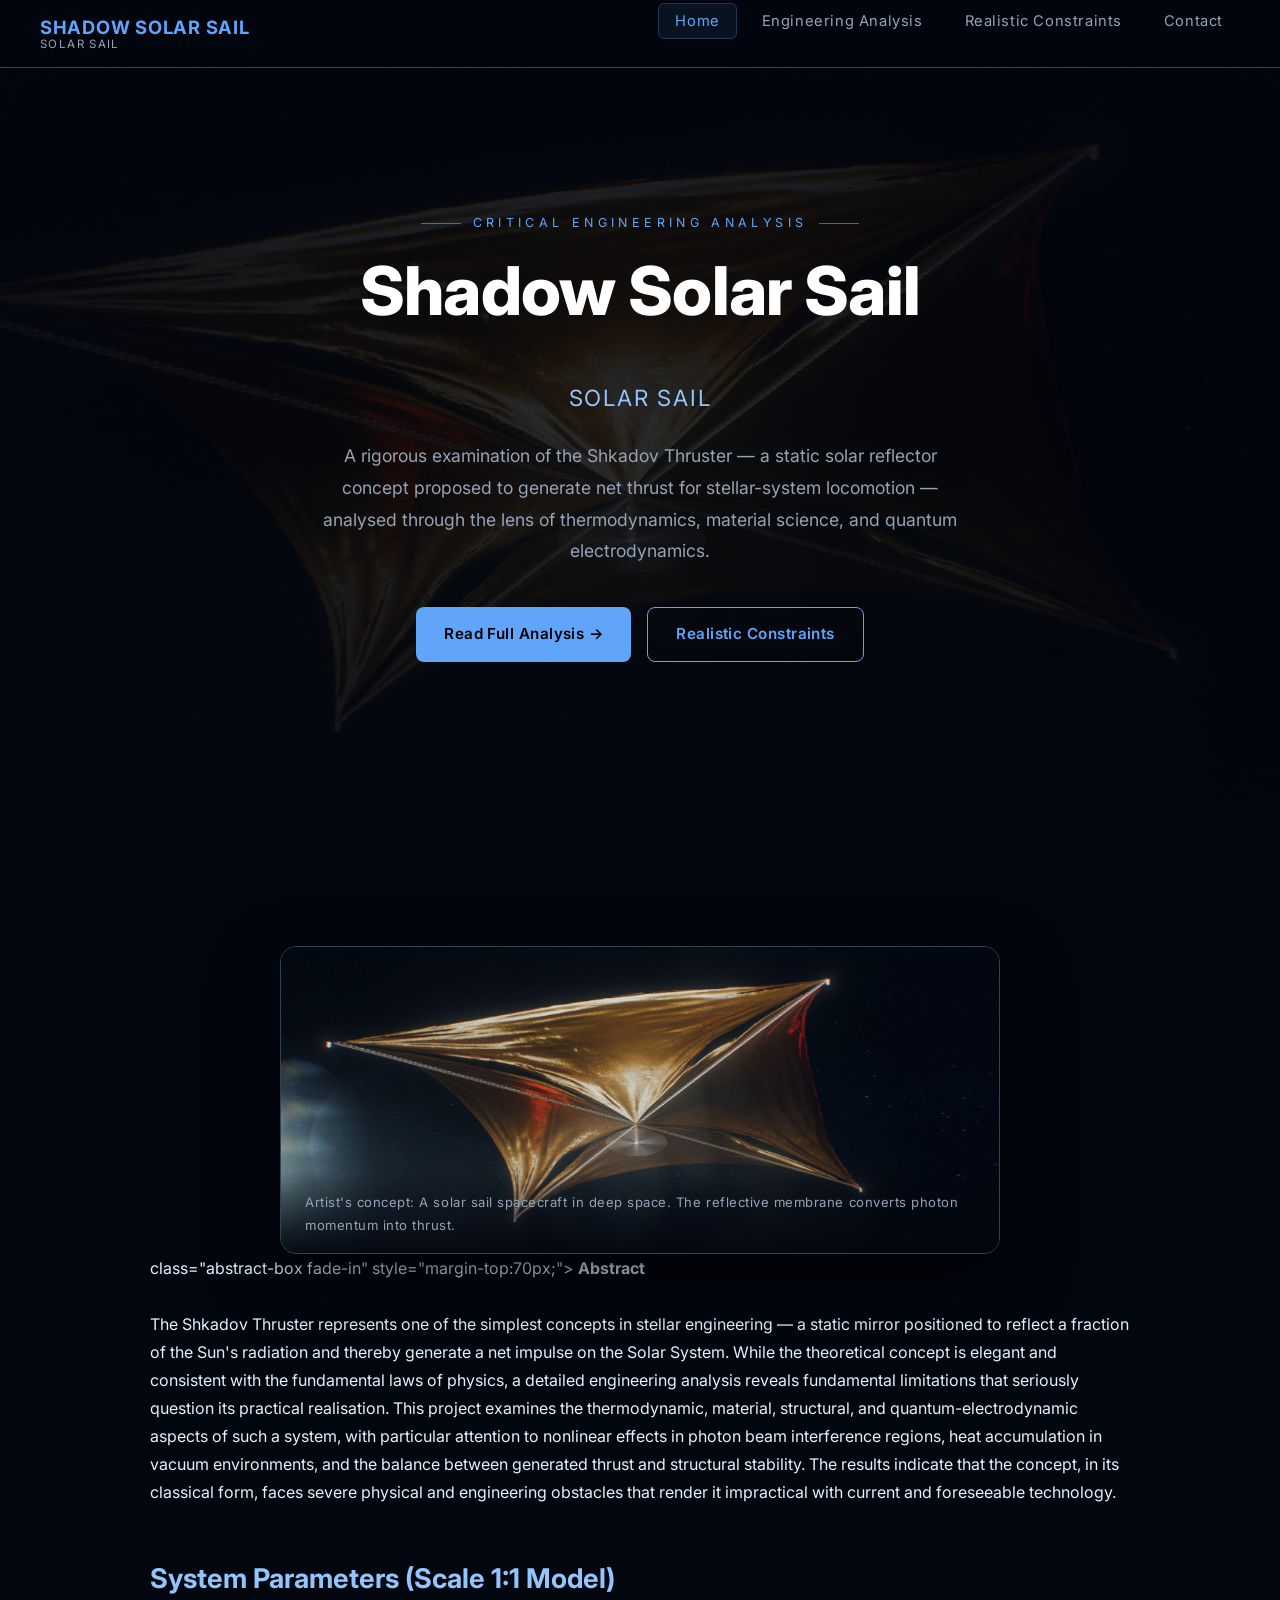
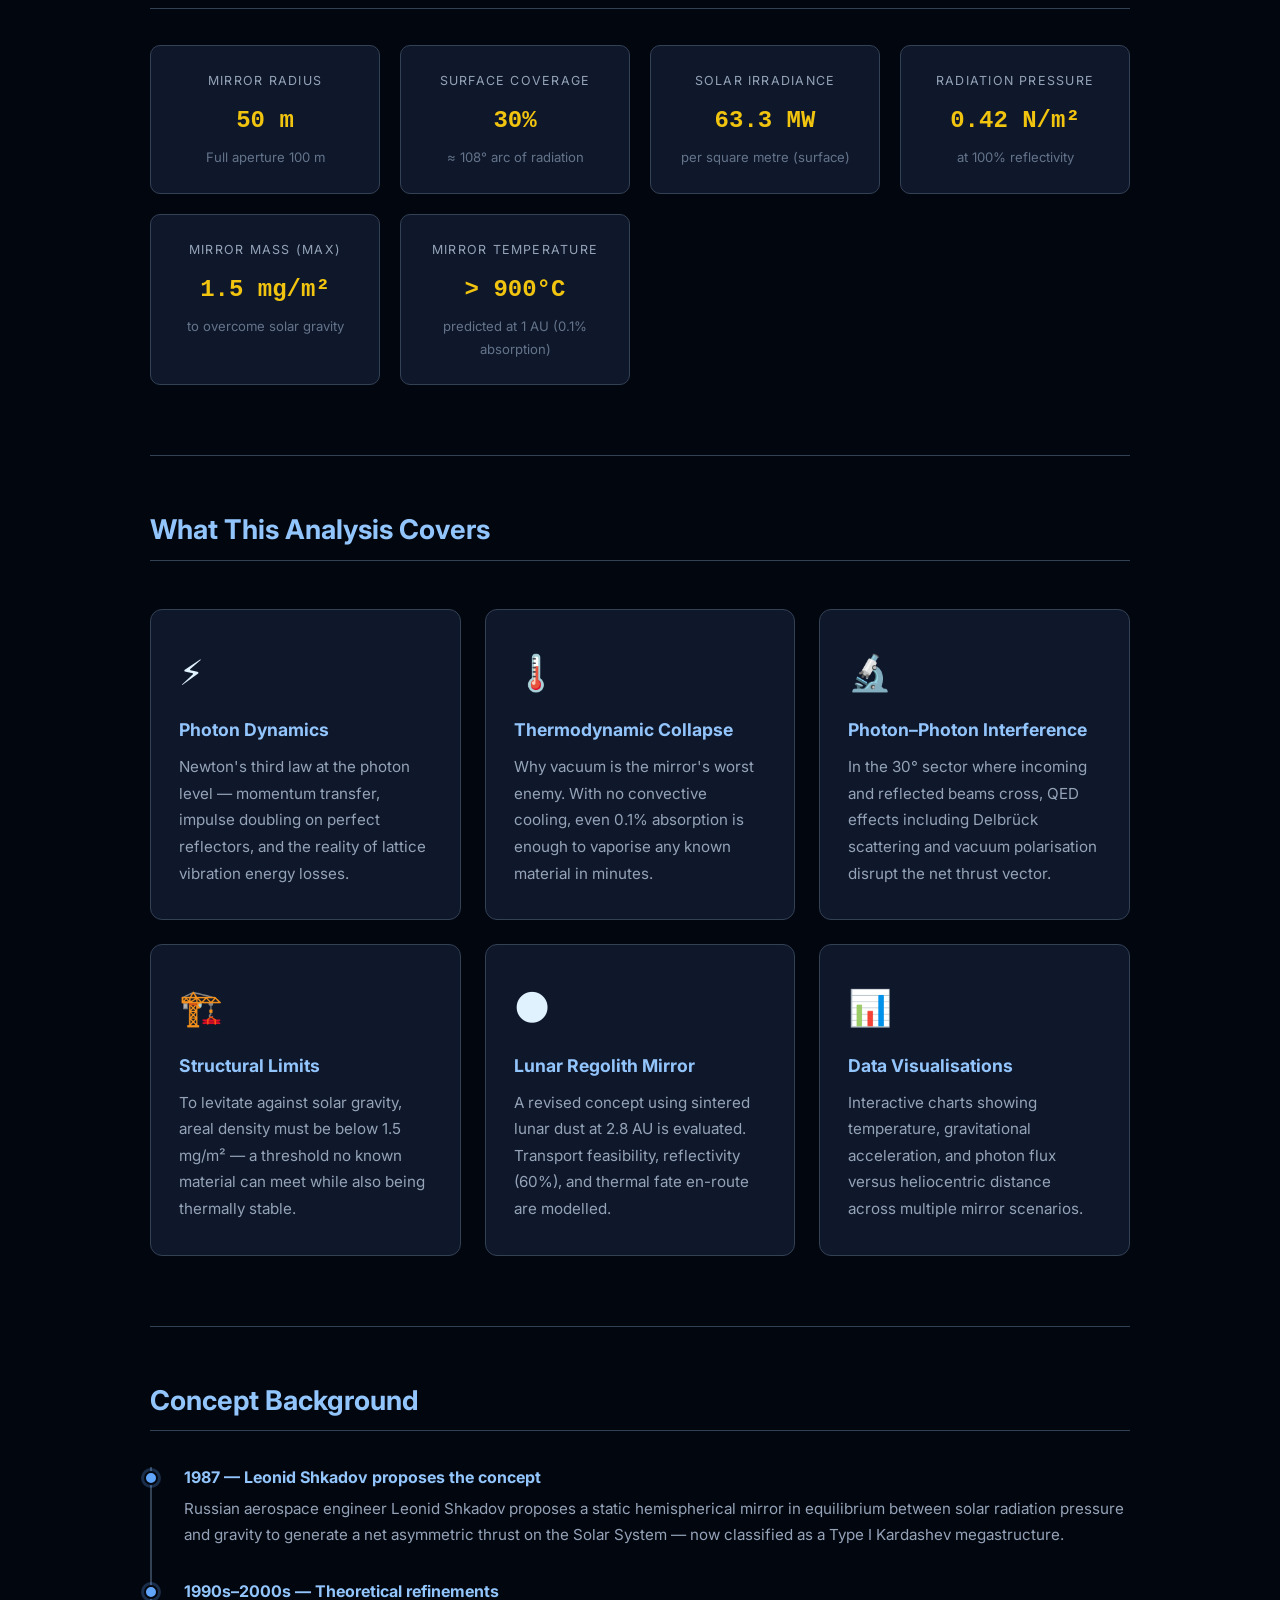
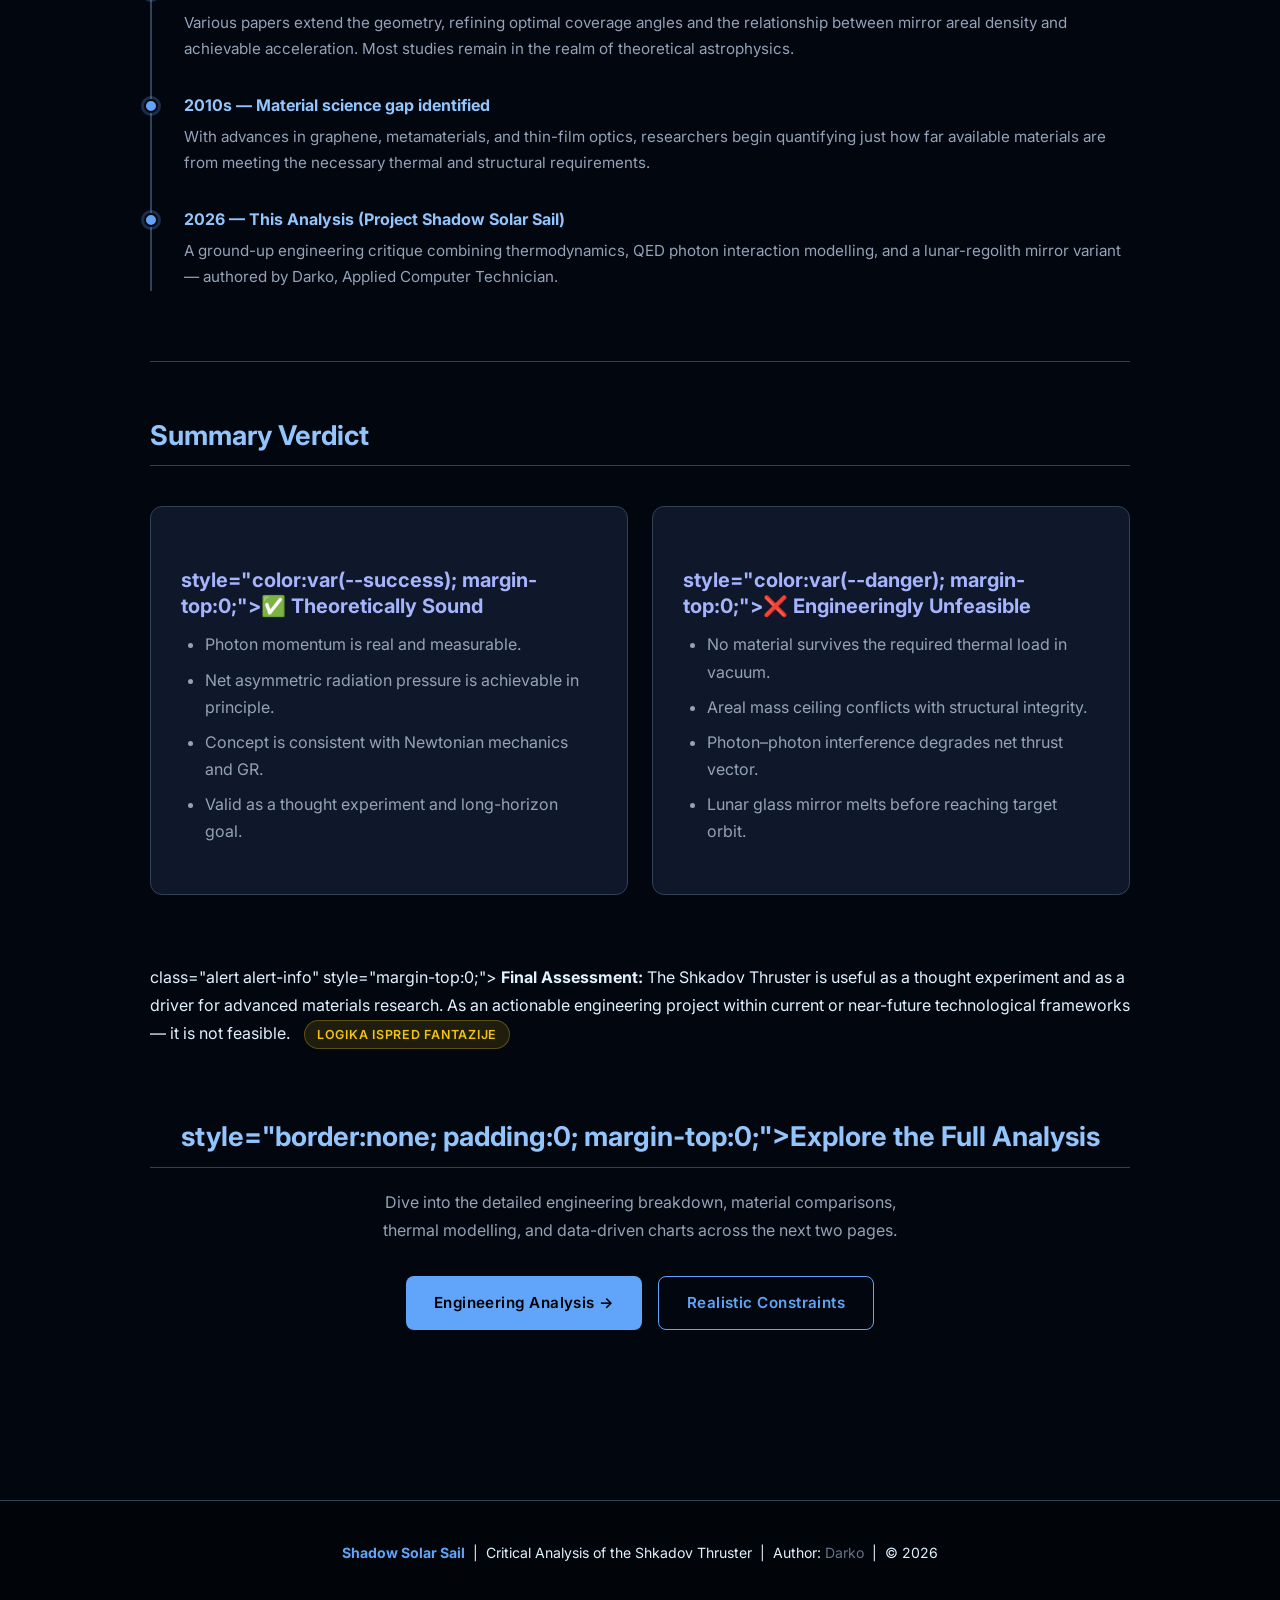
<file: index.html>
<!DOCTYPE html>
<html lang="en">
<head>
  <meta charset="UTF-8">
  <meta name="viewport" content="width=device-width, initial-scale=1.0">
  <title>Shadow Solar Sail — Critical Analysis of the Shkadov Thruster</title>
  <link rel="stylesheet" href="style.css">
  <link rel="preconnect" href="https://fonts.googleapis.com">
  <link href="https://fonts.googleapis.com/css2?family=Inter:wght@300;400;500;600;700;800&display=swap" rel="stylesheet">
  <style>
    body { font-family: 'Inter', 'Segoe UI', system-ui, sans-serif; }

    /* Scroll-triggered fade-in */
    .fade-in {
      opacity: 0;
      transform: translateY(28px);
      transition: opacity 0.65s ease, transform 0.65s ease;
    }
    .fade-in.visible {
      opacity: 1;
      transform: none;
    }

    /* Specs table on home */
    .specs-row { display: grid; grid-template-columns: 1fr 1fr; gap: 24px; margin: 40px 0; }
    @media(max-width:640px){ .specs-row { grid-template-columns: 1fr; } }

    /* Timeline */
    .timeline { position: relative; padding-left: 32px; border-left: 2px solid var(--border); margin: 36px 0; }
    .tl-item { position: relative; margin-bottom: 32px; }
    .tl-dot {
      position: absolute;
      left: -40px; top: 4px;
      width: 14px; height: 14px;
      border-radius: 50%;
      background: var(--accent);
      border: 2px solid var(--bg-deep);
      box-shadow: 0 0 0 3px rgba(96,165,250,0.25);
    }
    .tl-item h4 { color: var(--accent-soft); margin: 0 0 8px; font-size: 1em; }
    .tl-item p { color: var(--text-muted); font-size: 0.95em; margin: 0; }

    /* Pill badges */
    .badge {
      display: inline-block;
      padding: 3px 12px;
      border-radius: 20px;
      font-size: 0.78em;
      font-weight: 600;
      letter-spacing: 0.06em;
      text-transform: uppercase;
    }
    .badge-blue  { background: rgba(96,165,250,0.15); color: var(--accent); border: 1px solid rgba(96,165,250,0.3); }
    .badge-red   { background: rgba(248,113,113,0.15); color: var(--danger); border: 1px solid rgba(248,113,113,0.3); }
    .badge-gold  { background: rgba(241,196,15,0.12);  color: var(--gold);   border: 1px solid rgba(241,196,15,0.3); }

    /* Hero image inset */
    .hero-image-panel {
      position: relative;
      margin: 60px auto 0;
      max-width: 720px;
      border-radius: 16px;
      overflow: hidden;
      border: 1px solid var(--border);
      box-shadow: 0 24px 64px rgba(0,0,0,0.7);
    }
    .hero-image-panel img {
      width: 100%;
      height: auto;
      display: block;
      filter: brightness(0.88) saturate(1.2);
    }
    .hero-image-caption {
      position: absolute;
      bottom: 0; left: 0; right: 0;
      background: linear-gradient(transparent, rgba(2,6,15,0.9));
      padding: 20px 24px 16px;
      font-size: 0.82em;
      color: var(--text-muted);
      letter-spacing: 0.04em;
    }
  </style>
</head>
<body>

<!-- ===================== NAVIGATION ===================== -->
<nav class="navbar">
  <a href="index.html" class="nav-brand">
    <span class="brand-main">Shadow Solar Sail</span>
    <span class="brand-sub">Solar Sail</span>
  </a>
  <ul class="nav-links" id="navLinks">
    <li><a href="index.html" class="active">Home</a></li>
    <li><a href="engineering-analysis.html">Engineering Analysis</a></li>
    <li><a href="realistic-constraints.html">Realistic Constraints</a></li>
    <li><a href="contact.html">Contact</a></li>
  </ul>
  <div class="hamburger" id="hamburger" onclick="toggleMenu()" aria-label="Toggle navigation">
    <span></span><span></span><span></span>
  </div>
</nav>

<!-- ===================== HERO ===================== -->
<section class="hero">
  <div class="hero-bg"></div>
  <div class="hero-overlay"></div>
  <div class="hero-content">
    <div class="hero-eyebrow">Critical Engineering Analysis</div>
    <h1>Shadow Solar Sail</h1>
    <h2>Solar Sail</h2>
    <p class="hero-desc">
      A rigorous examination of the Shkadov Thruster — a static solar reflector concept
      proposed to generate net thrust for stellar-system locomotion — analysed through
      the lens of thermodynamics, material science, and quantum electrodynamics.
    </p>
    <div class="hero-buttons">
      <a href="engineering-analysis.html" class="btn btn-primary">Read Full Analysis →</a>
      <a href="realistic-constraints.html" class="btn btn-outline">Realistic Constraints</a>
    </div>
  </div>
</section>

<!-- ===================== MAIN CONTENT ===================== -->
<div class="page-wrapper">

  <!-- IMAGE PANEL -->
  <div class="hero-image-panel fade-in">
    <img src="images/hero-solar-sail.jpg" alt="Solar sail spacecraft concept art — reflective membrane in deep space">
    <div class="hero-image-caption">
      Artist's concept: A solar sail spacecraft in deep space. The reflective membrane converts photon momentum into thrust.
    </div>
  </div>

  <!-- ABSTRACT -->
  <div> class="abstract-box fade-in" style="margin-top:70px;">
    <strong>Abstract</strong><br><br>
    The Shkadov Thruster represents one of the simplest concepts in stellar engineering — a
    static mirror positioned to reflect a fraction of the Sun's radiation and thereby generate
    a net impulse on the Solar System. While the theoretical concept is elegant and consistent
    with the fundamental laws of physics, a detailed engineering analysis reveals fundamental
    limitations that seriously question its practical realisation. This project examines the
    thermodynamic, material, structural, and quantum-electrodynamic aspects of such a system,
    with particular attention to nonlinear effects in photon beam interference regions, heat
    accumulation in vacuum environments, and the balance between generated thrust and structural
    stability. The results indicate that the concept, in its classical form, faces severe physical
    and engineering obstacles that render it impractical with current and foreseeable technology.
  </div>

  <!-- KEY METRICS -->
  <section class="section fade-in">
    <h2>System Parameters (Scale 1:1 Model)</h2>
    <div class="stats-grid">
      <div class="stat-card">
        <div class="stat-label">Mirror Radius</div>
        <div class="stat-value">50 m</div>
        <div class="stat-unit">Full aperture 100 m</div>
      </div>
      <div class="stat-card">
        <div class="stat-label">Surface Coverage</div>
        <div class="stat-value">30%</div>
        <div class="stat-unit">≈ 108° arc of radiation</div>
      </div>
      <div class="stat-card">
        <div class="stat-label">Solar Irradiance</div>
        <div class="stat-value">63.3 MW</div>
        <div class="stat-unit">per square metre (surface)</div>
      </div>
      <div class="stat-card">
        <div class="stat-label">Radiation Pressure</div>
        <div class="stat-value">0.42 N/m²</div>
        <div class="stat-unit">at 100% reflectivity</div>
      </div>
      <div class="stat-card">
        <div class="stat-label">Mirror Mass (max)</div>
        <div class="stat-value">1.5 mg/m²</div>
        <div class="stat-unit">to overcome solar gravity</div>
      </div>
      <div class="stat-card">
        <div class="stat-label">Mirror Temperature</div>
        <div class="stat-value">&gt; 900°C</div>
        <div class="stat-unit">predicted at 1 AU (0.1% absorption)</div>
      </div>
    </div>
  </section>

  <hr class="divider">

  <!-- FEATURES / TOPICS -->
  <section class="section fade-in">
    <h2>What This Analysis Covers</h2>
    <div class="features-grid">
      <div class="feature-card">
        <span class="feature-icon">⚡</span>
        <h3>Photon Dynamics</h3>
        <p>Newton's third law at the photon level — momentum transfer, impulse doubling on
           perfect reflectors, and the reality of lattice vibration energy losses.</p>
      </div>
      <div class="feature-card">
        <span class="feature-icon">🌡️</span>
        <h3>Thermodynamic Collapse</h3>
        <p>Why vacuum is the mirror's worst enemy. With no convective cooling, even 0.1%
           absorption is enough to vaporise any known material in minutes.</p>
      </div>
      <div class="feature-card">
        <span class="feature-icon">🔬</span>
        <h3>Photon–Photon Interference</h3>
        <p>In the 30° sector where incoming and reflected beams cross, QED effects including
           Delbrück scattering and vacuum polarisation disrupt the net thrust vector.</p>
      </div>
      <div class="feature-card">
        <span class="feature-icon">🏗️</span>
        <h3>Structural Limits</h3>
        <p>To levitate against solar gravity, areal density must be below 1.5 mg/m² —
           a threshold no known material can meet while also being thermally stable.</p>
      </div>
      <div class="feature-card">
        <span class="feature-icon">🌑</span>
        <h3>Lunar Regolith Mirror</h3>
        <p>A revised concept using sintered lunar dust at 2.8 AU is evaluated. Transport
           feasibility, reflectivity (60%), and thermal fate en-route are modelled.</p>
      </div>
      <div class="feature-card">
        <span class="feature-icon">📊</span>
        <h3>Data Visualisations</h3>
        <p>Interactive charts showing temperature, gravitational acceleration, and photon
           flux versus heliocentric distance across multiple mirror scenarios.</p>
      </div>
    </div>
  </section>

  <hr class="divider">

  <!-- CONCEPT HISTORY TIMELINE -->
  <section class="section fade-in">
    <h2>Concept Background</h2>
    <div class="timeline">
      <div class="tl-item">
        <div class="tl-dot"></div>
        <h4>1987 — Leonid Shkadov proposes the concept</h4>
        <p>Russian aerospace engineer Leonid Shkadov proposes a static hemispherical mirror in
           equilibrium between solar radiation pressure and gravity to generate a net asymmetric
           thrust on the Solar System — now classified as a Type I Kardashev megastructure.</p>
      </div>
      <div class="tl-item">
        <div class="tl-dot"></div>
        <h4>1990s–2000s — Theoretical refinements</h4>
        <p>Various papers extend the geometry, refining optimal coverage angles and the
           relationship between mirror areal density and achievable acceleration. Most studies
           remain in the realm of theoretical astrophysics.</p>
      </div>
      <div class="tl-item">
        <div class="tl-dot"></div>
        <h4>2010s — Material science gap identified</h4>
        <p>With advances in graphene, metamaterials, and thin-film optics, researchers begin
           quantifying just how far available materials are from meeting the necessary
           thermal and structural requirements.</p>
      </div>
      <div class="tl-item">
        <div class="tl-dot"></div>
        <h4>2026 — This Analysis (Project Shadow Solar Sail)</h4>
        <p>A ground-up engineering critique combining thermodynamics, QED photon interaction
           modelling, and a lunar-regolith mirror variant — authored by Darko, Applied
           Computer Technician.</p>
      </div>
    </div>
  </section>

  <hr class="divider">

  <!-- QUICK VERDICT -->
  <section class="section fade-in">
    <h2>Summary Verdict</h2>
    <div class="specs-row">
      <div class="card">
        <h3> style="color:var(--success); margin-top:0;">✅ Theoretically Sound</h3>
        <ul>
          <li>Photon momentum is real and measurable.</li>
          <li>Net asymmetric radiation pressure is achievable in principle.</li>
          <li>Concept is consistent with Newtonian mechanics and GR.</li>
          <li>Valid as a thought experiment and long-horizon goal.</li>
        </ul>
      </div>
      <div class="card">
        <h3> style="color:var(--danger); margin-top:0;">❌ Engineeringly Unfeasible</h3>
        <ul>
          <li>No material survives the required thermal load in vacuum.</li>
          <li>Areal mass ceiling conflicts with structural integrity.</li>
          <li>Photon–photon interference degrades net thrust vector.</li>
          <li>Lunar glass mirror melts before reaching target orbit.</li>
        </ul>
      </div>
    </div>
    <div> class="alert alert-info" style="margin-top:0;">
      <strong>Final Assessment:</strong> The Shkadov Thruster is useful as a thought experiment
      and as a driver for advanced materials research. As an actionable engineering project within
      current or near-future technological frameworks — it is not feasible.
      <span class="badge badge-gold" style="margin-left:10px;">Logika ispred Fantazije</span>
    </div>
  </section>

  <!-- CTA -->
  <section class="section fade-in" style="text-align:center; padding-bottom:20px;">
    <h2> style="border:none; padding:0; margin-top:0;">Explore the Full Analysis</h2>
    <p style="color:var(--text-muted); max-width:560px; margin:16px auto 32px;">
      Dive into the detailed engineering breakdown, material comparisons, thermal modelling,
      and data-driven charts across the next two pages.
    </p>
    <div class="hero-buttons">
      <a href="engineering-analysis.html" class="btn btn-primary">Engineering Analysis →</a>
      <a href="realistic-constraints.html" class="btn btn-outline">Realistic Constraints</a>
    </div>
  </section>

</div><!-- /page-wrapper -->

<!-- ===================== FOOTER ===================== -->
<footer>
  <p>
    <span class="footer-brand">Shadow Solar Sail</span> &nbsp;|&nbsp;
    Critical Analysis of the Shkadov Thruster &nbsp;|&nbsp;
    Author: <a href="contact.html">Darko</a> &nbsp;|&nbsp;
    &copy; 2026
  </p>
</footer>

<script>
  // Hamburger menu
  function toggleMenu() {
    document.getElementById('navLinks').classList.toggle('open');
  }

  // Fade-in on scroll
  const fadeEls = document.querySelectorAll('.fade-in');
  const observer = new IntersectionObserver((entries) => {
    entries.forEach(e => {
      if (e.isIntersecting) {
        e.target.classList.add('visible');
        observer.unobserve(e.target);
      }
    });
  }, { threshold: 0.1 });
  fadeEls.forEach(el => observer.observe(el));
</script>
</body>
</html>
</file>
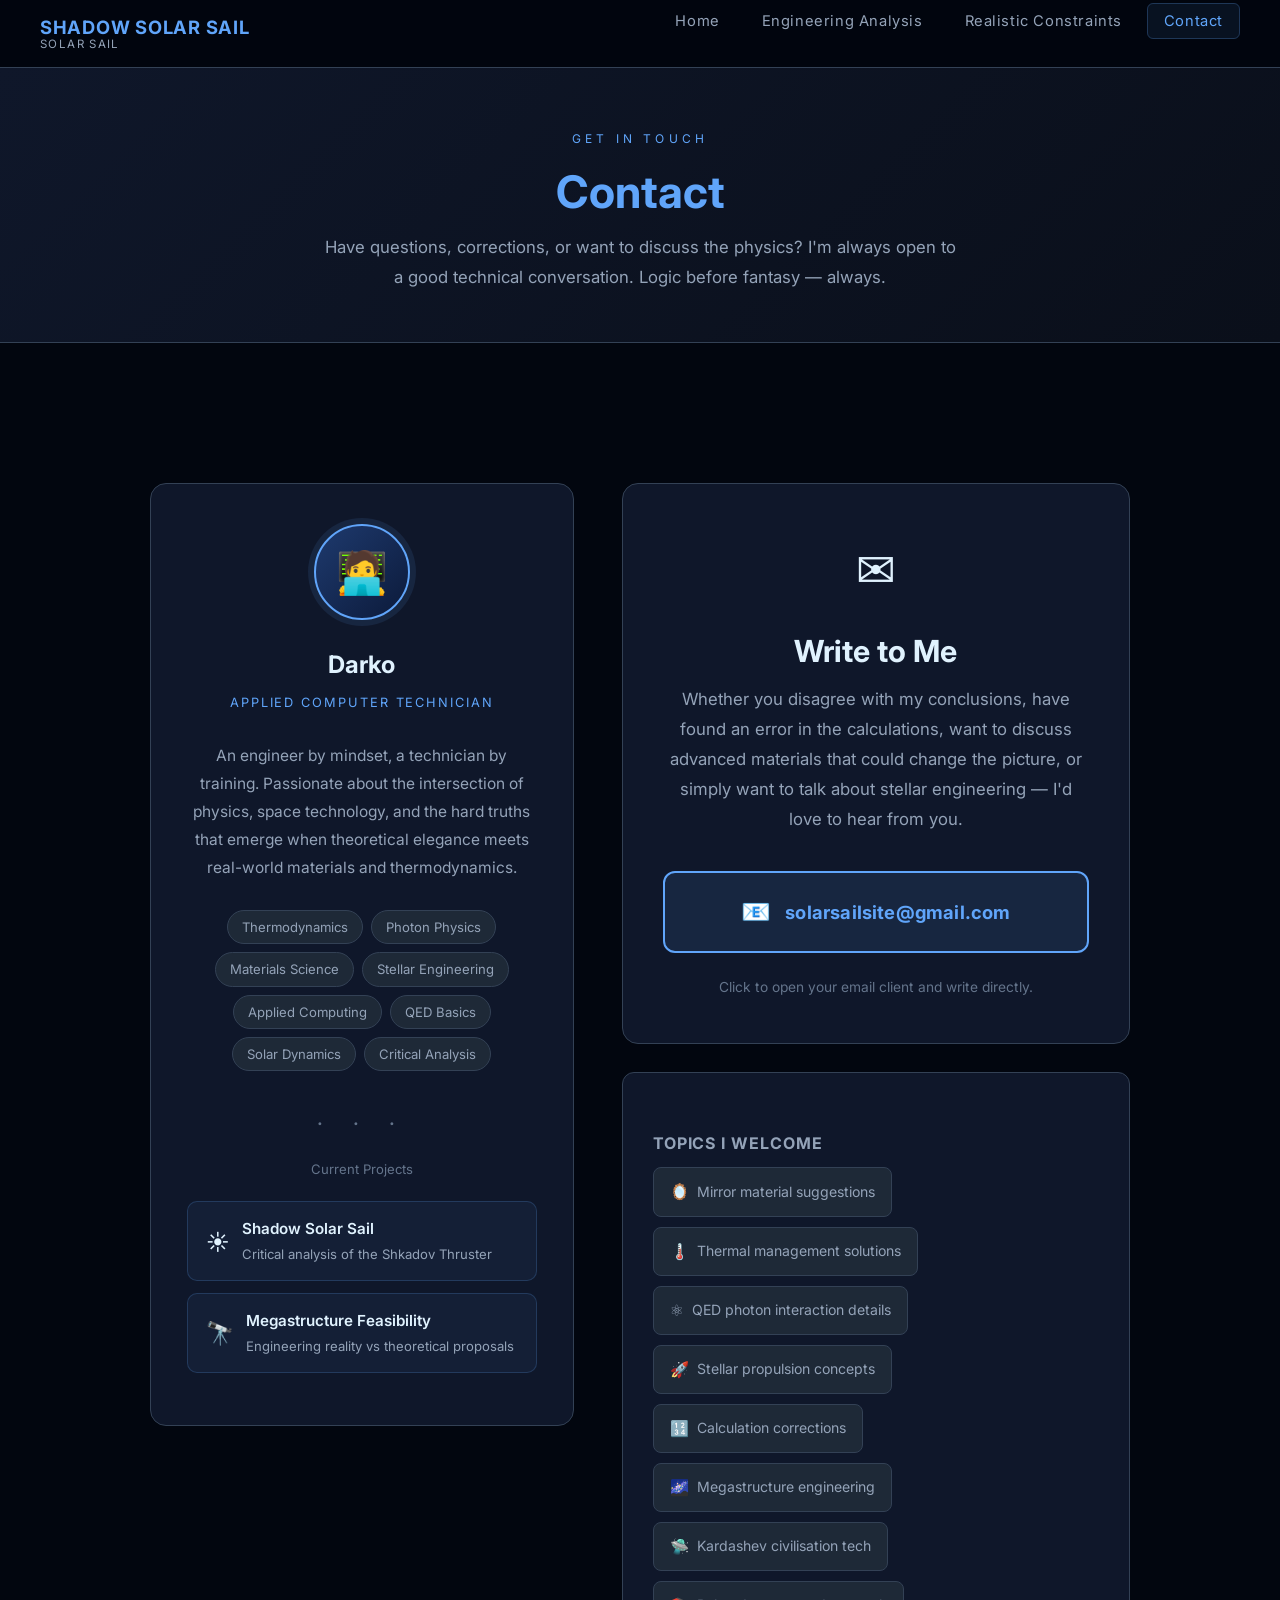
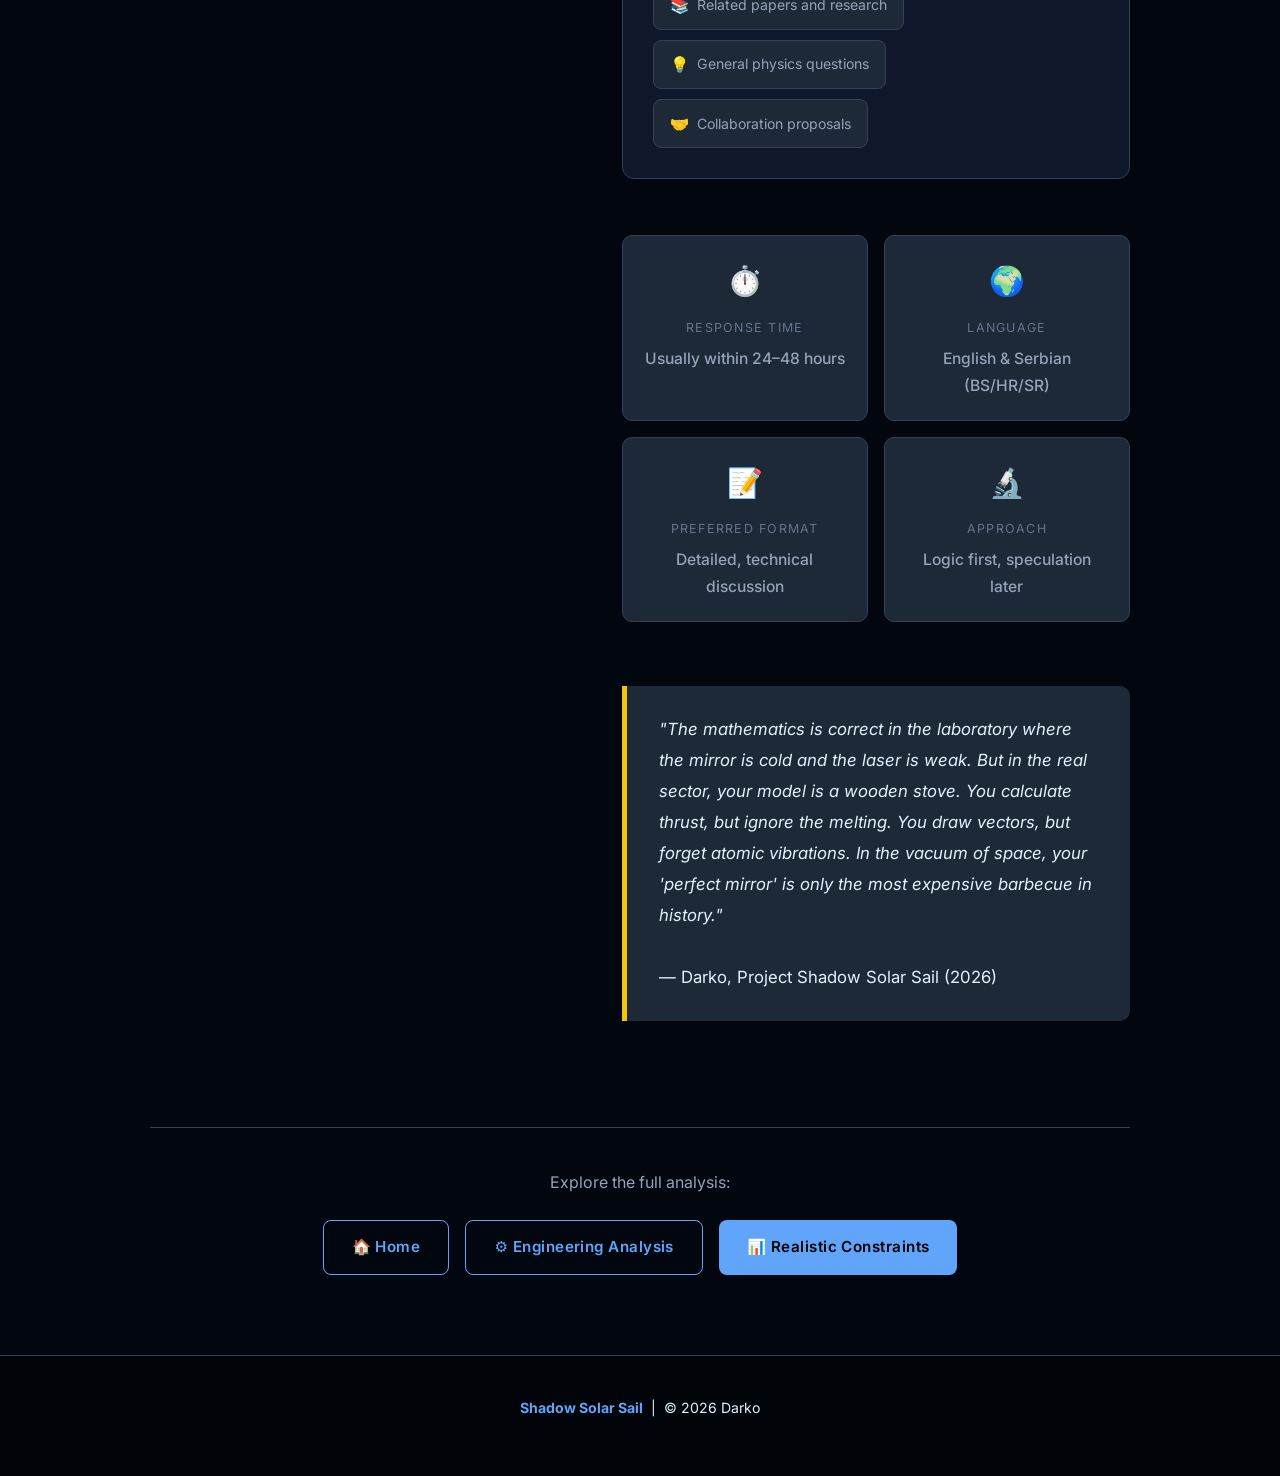
<file: contact.html>
<!DOCTYPE html>
<html lang="en">
<head>
  <meta charset="UTF-8">
  <meta name="viewport" content="width=device-width, initial-scale=1.0">
  <title>Contact — Shadow Solar Sail</title>
  <link rel="stylesheet" href="style.css">
  <link rel="preconnect" href="https://fonts.googleapis.com">
  <link href="https://fonts.googleapis.com/css2?family=Inter:wght@300;400;500;600;700;800&display=swap" rel="stylesheet">
  <style>
    body { font-family: 'Inter', 'Segoe UI', system-ui, sans-serif; }

    .fade-in { opacity:0; transform:translateY(24px); transition: opacity 0.65s ease, transform 0.65s ease; }
    .fade-in.visible { opacity:1; transform:none; }

    /* Full-page contact layout */
    .contact-layout {
      display: grid;
      grid-template-columns: 1fr 1.2fr;
      gap: 48px;
      align-items: start;
      margin-top: 60px;
    }
    @media(max-width:800px){
      .contact-layout { grid-template-columns: 1fr; }
    }

    /* Left panel — author card */
    .author-card {
      background: var(--bg-card);
      border: 1px solid var(--border);
      border-radius: 16px;
      padding: 40px 36px;
      position: sticky;
      top: 90px;
    }

    .avatar-ring {
      width: 96px; height: 96px;
      border-radius: 50%;
      background: linear-gradient(135deg, #1e3a6e 0%, #0c1a3a 100%);
      border: 2px solid var(--accent);
      display: flex; align-items: center; justify-content: center;
      font-size: 2.6em;
      margin: 0 auto 24px;
      box-shadow: 0 0 0 6px rgba(96,165,250,0.1);
    }

    .author-card .author-name {
      text-align: center;
      font-size: 1.5em;
      font-weight: 700;
      color: var(--text);
      margin-bottom: 6px;
    }

    .author-card .author-title {
      text-align: center;
      font-size: 0.8em;
      letter-spacing: 0.15em;
      text-transform: uppercase;
      color: var(--accent);
      margin-bottom: 28px;
    }

    .author-card .author-bio {
      font-size: 0.97em;
      color: var(--text-muted);
      line-height: 1.8;
      text-align: center;
      margin-bottom: 28px;
    }

    .skills-list {
      list-style: none;
      padding: 0;
      display: flex;
      flex-wrap: wrap;
      gap: 8px;
      justify-content: center;
      margin-bottom: 32px;
    }
    .skills-list li {
      background: var(--bg-panel);
      border: 1px solid var(--border);
      border-radius: 20px;
      padding: 5px 14px;
      font-size: 0.82em;
      color: var(--text-muted);
      margin: 0;
    }
    .skills-list li:hover {
      border-color: var(--accent);
      color: var(--accent);
      cursor: default;
    }

    .project-badge {
      display: flex;
      align-items: center;
      gap: 12px;
      background: rgba(96,165,250,0.06);
      border: 1px solid rgba(96,165,250,0.2);
      border-radius: 10px;
      padding: 14px 18px;
      margin-bottom: 12px;
    }
    .project-badge .pb-icon { font-size: 1.4em; flex-shrink:0; }
    .project-badge .pb-name { font-size: 0.95em; font-weight: 600; color: var(--text); }
    .project-badge .pb-desc { font-size: 0.82em; color: var(--text-muted); }

    /* Right panel — contact main */
    .contact-main { display: flex; flex-direction: column; gap: 28px; }

    .contact-cta-card {
      background: var(--bg-card);
      border: 1px solid var(--border);
      border-radius: 16px;
      padding: 44px 40px;
      text-align: center;
    }

    .contact-cta-card .cta-icon { font-size: 3em; margin-bottom: 20px; display: block; }
    .contact-cta-card h2 { border: none; padding: 0; margin: 0 0 12px; font-size: 1.9em; color: var(--text); }
    .contact-cta-card .cta-sub { color: var(--text-muted); font-size: 1.05em; margin-bottom: 36px; line-height: 1.8; }

    .email-button {
      display: inline-flex;
      align-items: center;
      justify-content: center;
      gap: 14px;
      background: rgba(96,165,250,0.1);
      border: 2px solid var(--accent);
      color: var(--accent);
      text-decoration: none;
      padding: 18px 40px;
      border-radius: 12px;
      font-size: 1.15em;
      font-weight: 700;
      letter-spacing: 0.01em;
      transition: all 0.25s;
      margin-bottom: 14px;
      width: 100%;
      max-width: 460px;
      box-sizing: border-box;
    }
    .email-button:hover {
      background: var(--accent);
      color: #000;
      transform: translateY(-3px);
      box-shadow: 0 12px 32px rgba(96,165,250,0.3);
    }
    .email-button .mail-icon { font-size: 1.3em; }

    .email-note {
      font-size: 0.86em;
      color: var(--text-dim);
      margin: 8px 0 0;
    }

    /* Topic chips */
    .topic-section { margin-top: 10px; }
    .topic-section h3 { font-size: 1em; color: var(--text-muted); margin-bottom: 14px; letter-spacing: 0.06em; text-transform: uppercase; }
    .topic-chips {
      display: flex;
      flex-wrap: wrap;
      gap: 10px;
    }
    .chip {
      display: inline-flex;
      align-items: center;
      gap: 8px;
      background: var(--bg-panel);
      border: 1px solid var(--border);
      border-radius: 8px;
      padding: 10px 16px;
      font-size: 0.88em;
      color: var(--text-muted);
      cursor: default;
      transition: all 0.2s;
    }
    .chip:hover { border-color: var(--accent); color: var(--text); background: rgba(96,165,250,0.05); }
    .chip-icon { font-size: 1.1em; }

    /* Info panels */
    .info-grid { display: grid; grid-template-columns: 1fr 1fr; gap: 16px; }
    @media(max-width:540px){ .info-grid { grid-template-columns: 1fr; } }

    .info-tile {
      background: var(--bg-panel);
      border: 1px solid var(--border);
      border-radius: 10px;
      padding: 20px;
      text-align: center;
    }
    .info-tile .it-icon { font-size: 1.8em; margin-bottom: 10px; }
    .info-tile .it-label { font-size: 0.78em; text-transform: uppercase; letter-spacing: 0.1em; color: var(--text-dim); margin-bottom: 6px; }
    .info-tile .it-val { font-size: 0.98em; color: var(--text-muted); font-weight: 500; }

    /* Stars / space decoration */
    .stars-divider {
      text-align: center;
      color: var(--text-dim);
      font-size: 1.4em;
      letter-spacing: 12px;
      margin: 8px 0;
    }
  </style>
</head>
<body>

<!-- NAV -->
<nav class="navbar">
  <a href="index.html" class="nav-brand">
    <span class="brand-main">Shadow Solar Sail</span>
    <span class="brand-sub">Solar Sail</span>
  </a>
  <ul class="nav-links" id="navLinks">
    <li><a href="index.html">Home</a></li>
    <li><a href="engineering-analysis.html">Engineering Analysis</a></li>
    <li><a href="realistic-constraints.html">Realistic Constraints</a></li>
    <li><a href="contact.html" class="active">Contact</a></li>
  </ul>
  <div class="hamburger" id="hamburger" onclick="toggleMenu()">
    <span></span><span></span><span></span>
  </div>
</nav>

<!-- PAGE HEADER -->
<div class="page-header">
  <div class="eyebrow">Get in Touch</div>
  <h1>Contact</h1>
  <p>Have questions, corrections, or want to discuss the physics? I'm always open
     to a good technical conversation. Logic before fantasy — always.</p>
</div>

<!-- MAIN LAYOUT -->
<div class="page-wrapper">
  <div class="contact-layout">

    <!-- LEFT: Author Profile -->
    <aside class="author-card fade-in">
      <div class="avatar-ring">🧑‍💻</div>
      <div class="author-name">Darko</div>
      <div class="author-title">Applied Computer Technician</div>
      <p class="author-bio">
        An engineer by mindset, a technician by training. Passionate about the intersection
        of physics, space technology, and the hard truths that emerge when theoretical elegance
        meets real-world materials and thermodynamics.
      </p>

      <ul class="skills-list">
        <li>Thermodynamics</li>
        <li>Photon Physics</li>
        <li>Materials Science</li>
        <li>Stellar Engineering</li>
        <li>Applied Computing</li>
        <li>QED Basics</li>
        <li>Solar Dynamics</li>
        <li>Critical Analysis</li>
      </ul>

      <div class="stars-divider">· · ·</div>
      <p style="font-size:0.82em; color:var(--text-dim); text-align:center; margin: 16px 0 20px;">
        Current Projects
      </p>

      <div class="project-badge">
        <div class="pb-icon">☀️</div>
        <div>
          <div class="pb-name">Shadow Solar Sail</div>
          <div class="pb-desc">Critical analysis of the Shkadov Thruster</div>
        </div>
      </div>

      <div class="project-badge">
        <div class="pb-icon">🔭</div>
        <div>
          <div class="pb-name">Megastructure Feasibility</div>
          <div class="pb-desc">Engineering reality vs theoretical proposals</div>
        </div>
      </div>
    </aside>

    <!-- RIGHT: Contact CTA + Info -->
    <main class="contact-main">

      <div class="contact-cta-card fade-in">
        <span class="cta-icon">✉️</span>
        <h2>Write to Me</h2>
        <p class="cta-sub">
          Whether you disagree with my conclusions, have found an error in the calculations,
          want to discuss advanced materials that could change the picture, or simply want to
          talk about stellar engineering — I'd love to hear from you.
        </p>

        <a href="mailto:solarsailsite@gmail.com" class="email-button">
          <span class="mail-icon">📧</span>
          solarsailsite@gmail.com
        </a>
        <p class="email-note">Click to open your email client and write directly.</p>
      </div>

      <!-- Topics -->
      <div class="card fade-in">
        <div class="topic-section">
          <h3>Topics I Welcome</h3>
          <div class="topic-chips">
            <div class="chip"><span class="chip-icon">🪞</span> Mirror material suggestions</div>
            <div class="chip"><span class="chip-icon">🌡️</span> Thermal management solutions</div>
            <div class="chip"><span class="chip-icon">⚛️</span> QED photon interaction details</div>
            <div class="chip"><span class="chip-icon">🚀</span> Stellar propulsion concepts</div>
            <div class="chip"><span class="chip-icon">🔢</span> Calculation corrections</div>
            <div class="chip"><span class="chip-icon">🌌</span> Megastructure engineering</div>
            <div class="chip"><span class="chip-icon">🛸</span> Kardashev civilisation tech</div>
            <div class="chip"><span class="chip-icon">📚</span> Related papers and research</div>
            <div class="chip"><span class="chip-icon">💡</span> General physics questions</div>
            <div class="chip"><span class="chip-icon">🤝</span> Collaboration proposals</div>
          </div>
        </div>
      </div>

      <!-- Info tiles -->
      <div class="info-grid fade-in">
        <div class="info-tile">
          <div class="it-icon">⏱️</div>
          <div class="it-label">Response time</div>
          <div class="it-val">Usually within 24–48 hours</div>
        </div>
        <div class="info-tile">
          <div class="it-icon">🌍</div>
          <div class="it-label">Language</div>
          <div class="it-val">English & Serbian (BS/HR/SR)</div>
        </div>
        <div class="info-tile">
          <div class="it-icon">📝</div>
          <div class="it-label">Preferred format</div>
          <div class="it-val">Detailed, technical discussion</div>
        </div>
        <div class="info-tile">
          <div class="it-icon">🔬</div>
          <div class="it-label">Approach</div>
          <div class="it-val">Logic first, speculation later</div>
        </div>
      </div>

      <!-- Quote -->
      <div class="abstract-box fade-in" style="border-left-color: var(--gold);">
        <em>
          "The mathematics is correct in the laboratory where the mirror is cold and the laser is weak.
          But in the real sector, your model is a wooden stove. You calculate thrust, but ignore the
          melting. You draw vectors, but forget atomic vibrations. In the vacuum of space, your
          'perfect mirror' is only the most expensive barbecue in history."
        </em>
        <br><br>
        — Darko, Project Shadow Solar Sail (2026)
      </div>

    </main>
  </div>

  <!-- Bottom nav -->
  <div style="text-align:center; margin-top:70px; padding-top:40px; border-top:1px solid var(--border);" class="fade-in">
    <p style="color:var(--text-muted); margin-bottom:24px;">Explore the full analysis:</p>
    <div class="hero-buttons" style="display:flex; gap:16px; justify-content:center; flex-wrap:wrap;">
      <a href="index.html" class="btn btn-outline">🏠 Home</a>
      <a href="engineering-analysis.html" class="btn btn-outline">⚙️ Engineering Analysis</a>
      <a href="realistic-constraints.html" class="btn btn-primary">📊 Realistic Constraints</a>
    </div>
  </div>

</div><!-- /page-wrapper -->

<footer>
  <p>
    <span class="footer-brand">Shadow Solar Sail</span> &nbsp;|&nbsp;
    
    &copy; 2026 Darko
  </p>
</footer>

<script>
  function toggleMenu() {
    document.getElementById('navLinks').classList.toggle('open');
  }
  const fadeEls = document.querySelectorAll('.fade-in');
  const observer = new IntersectionObserver((entries) => {
    entries.forEach(e => { if (e.isIntersecting) { e.target.classList.add('visible'); observer.unobserve(e.target); }});
  }, { threshold: 0.08 });
  fadeEls.forEach(el => observer.observe(el));
</script>
</body>
</html>
</file>
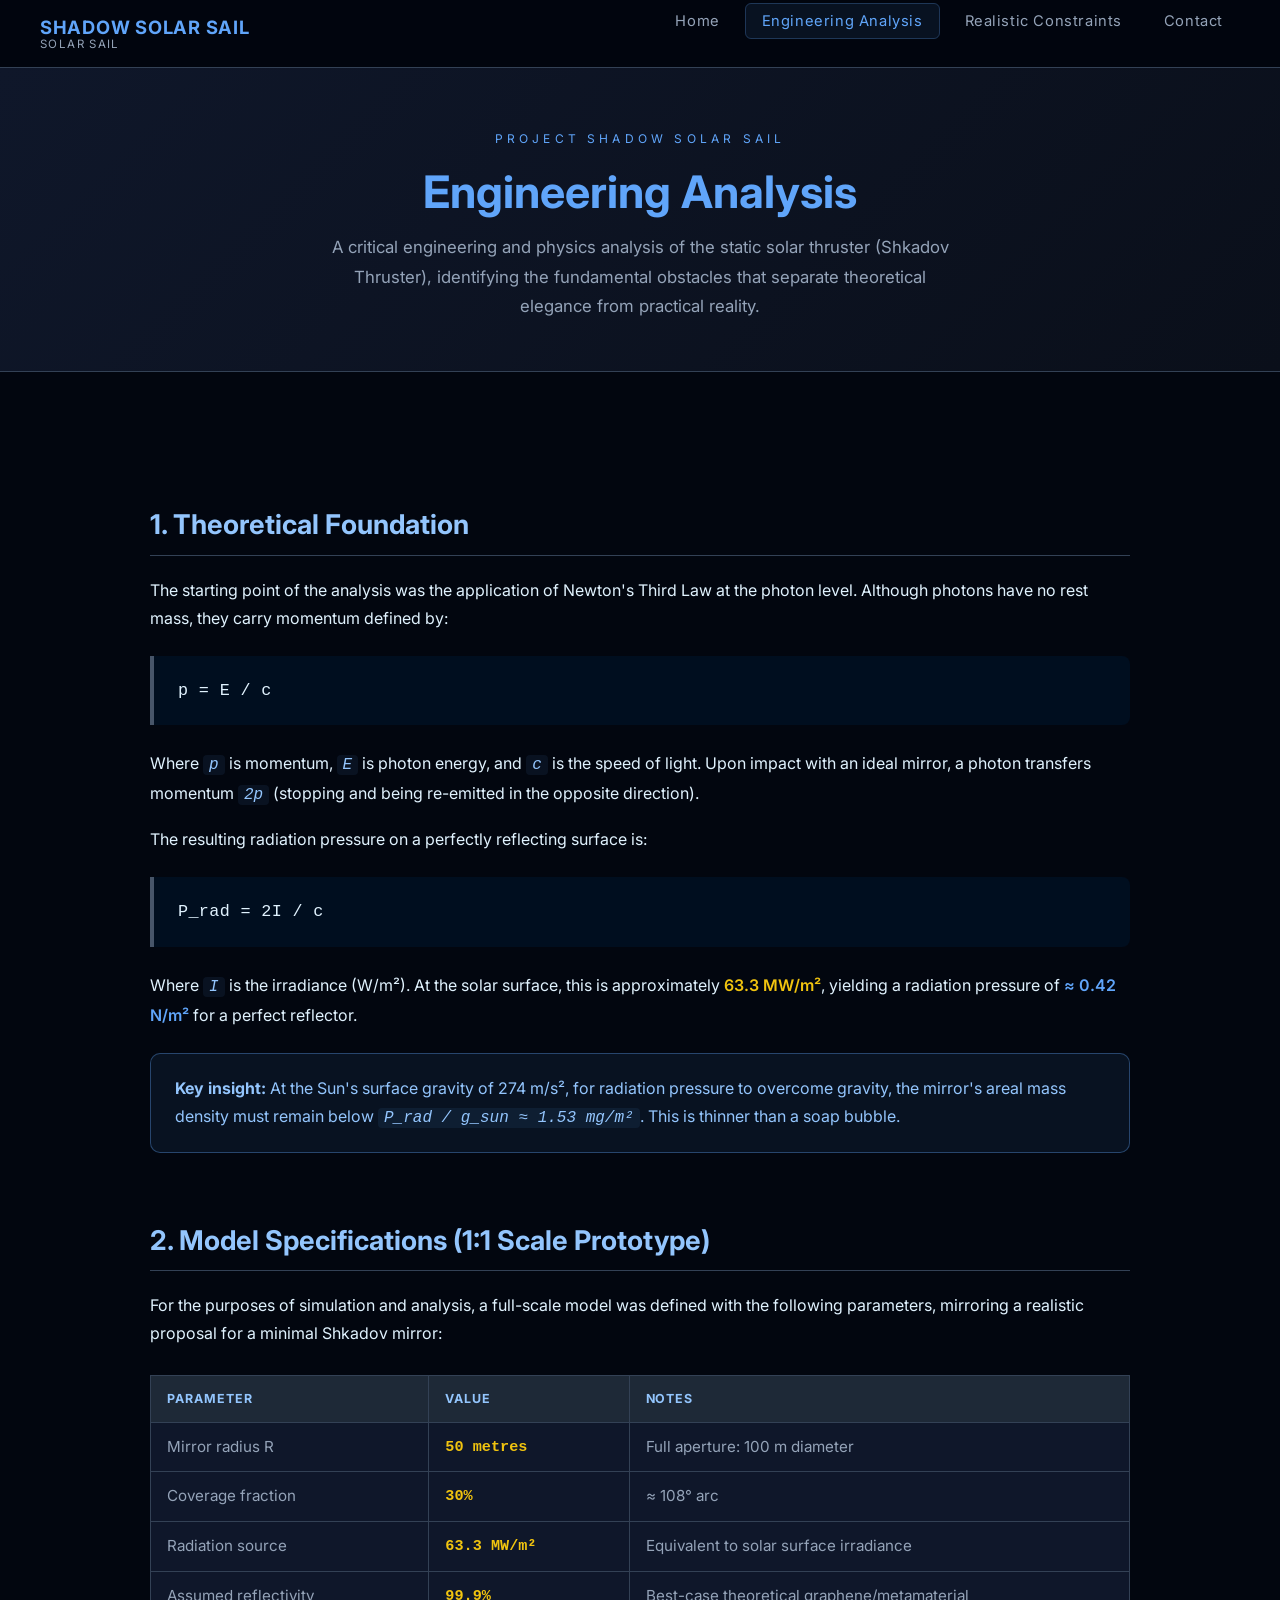
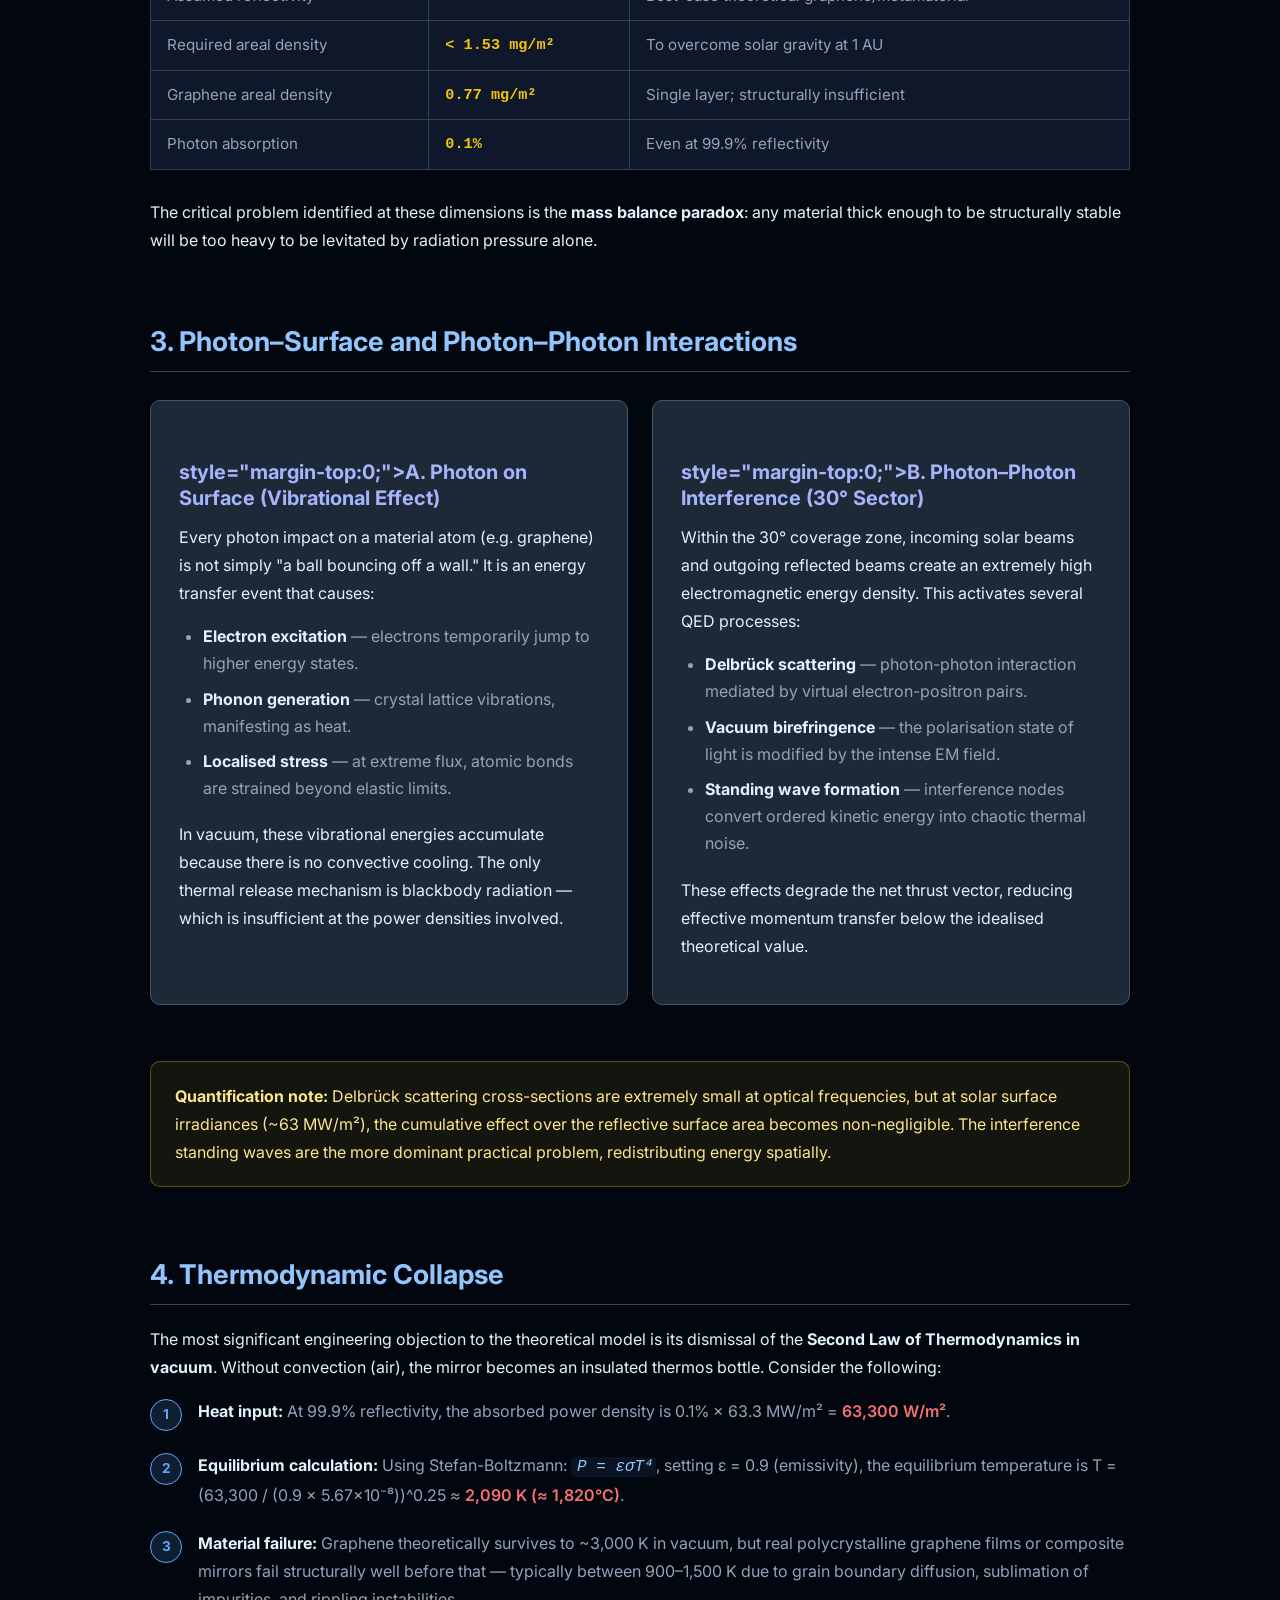
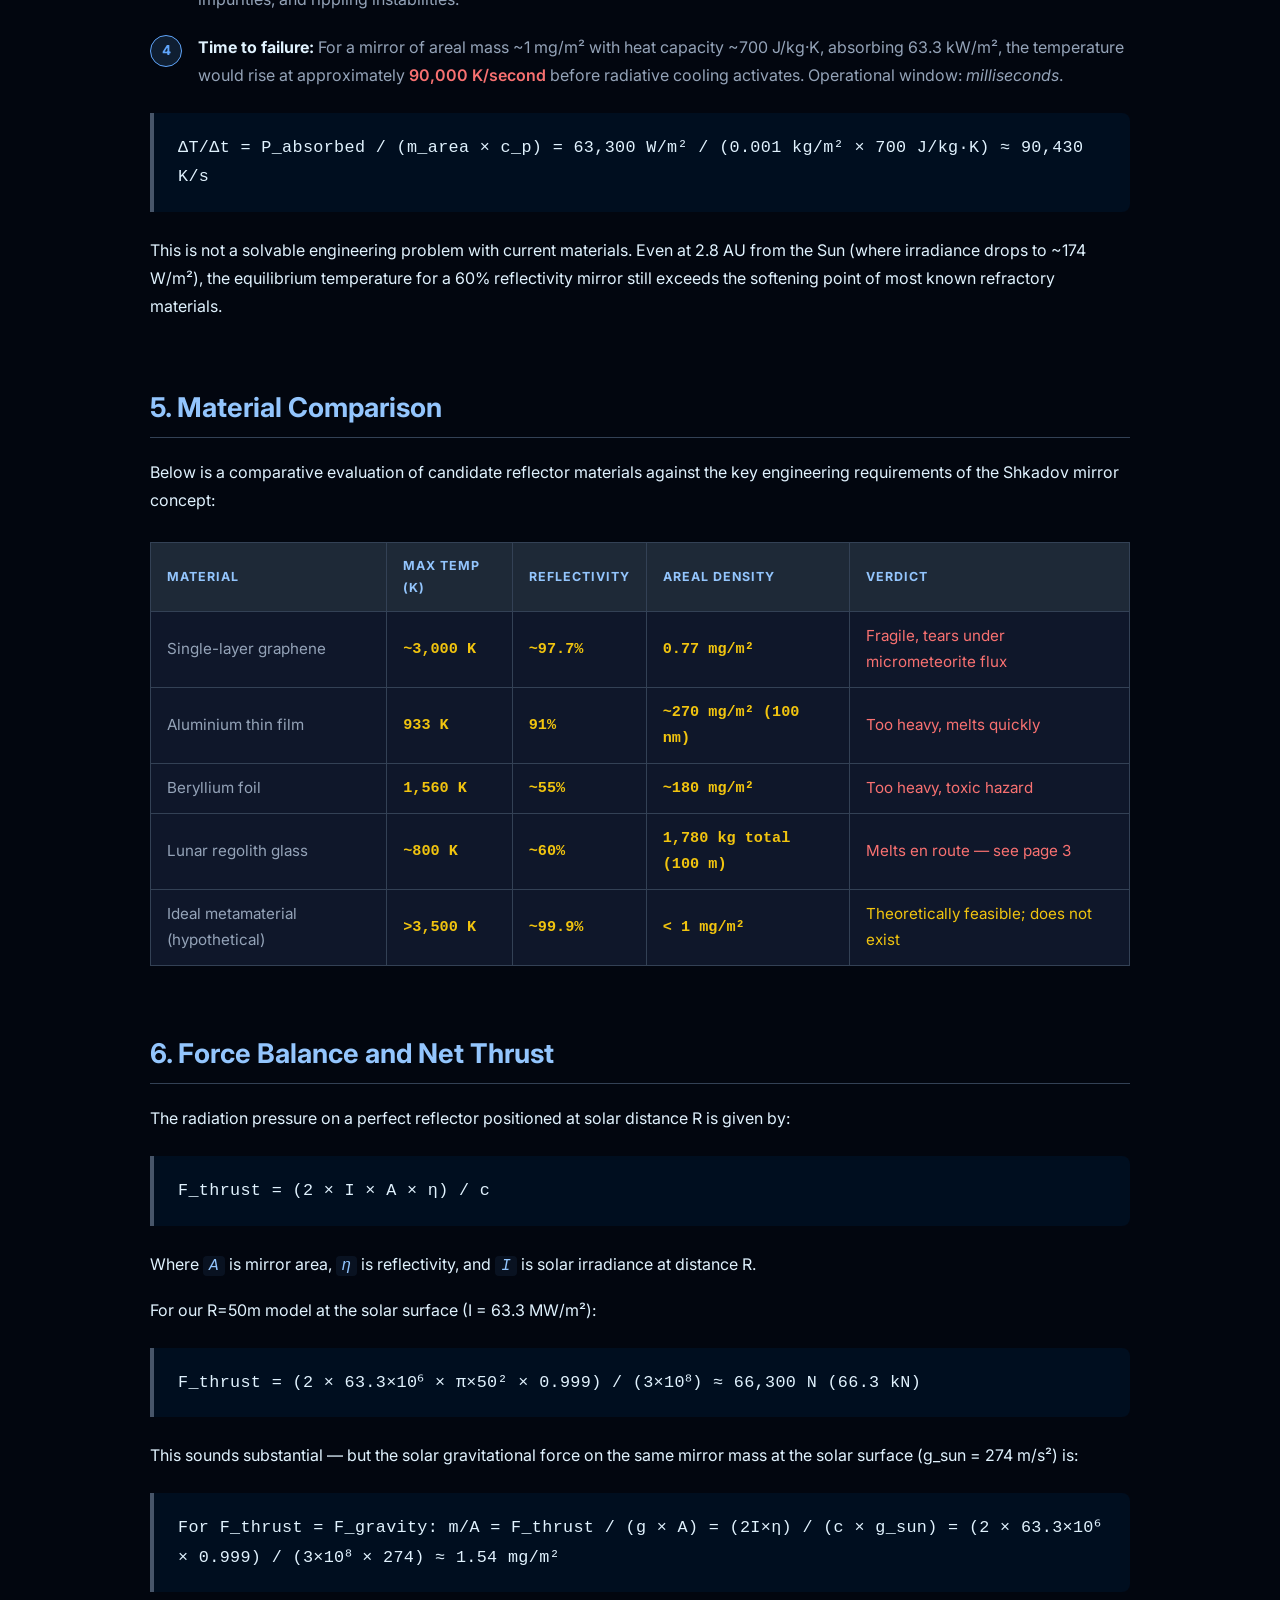
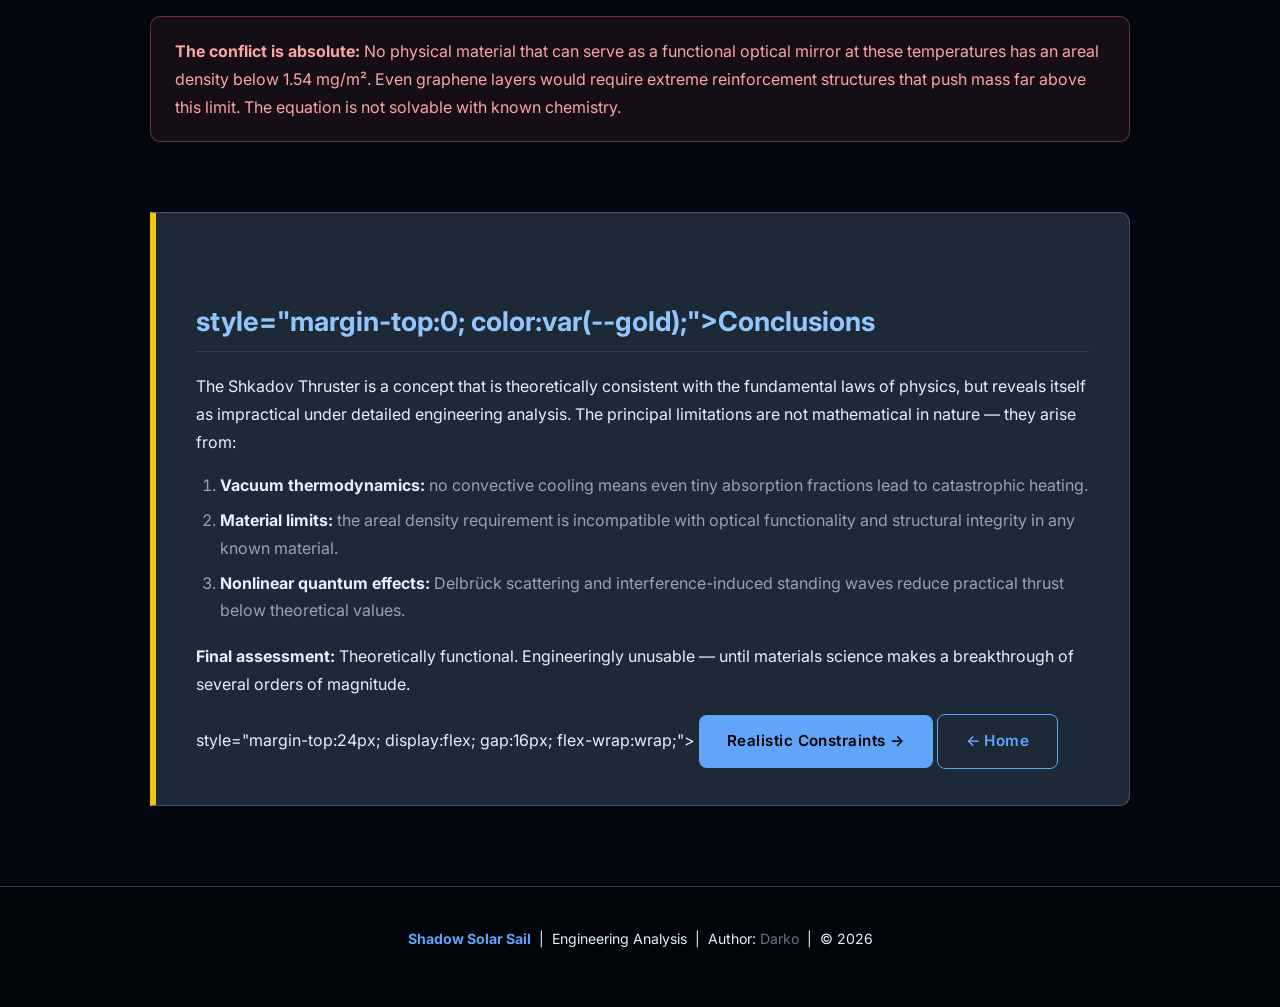
<file: engineering-analysis.html>
<!DOCTYPE html>
<html lang="en">
<head>
  <meta charset="UTF-8">
  <meta name="viewport" content="width=device-width, initial-scale=1.0">
  <title>Engineering Analysis — Shadow Solar Sail</title>
  <link rel="stylesheet" href="style.css">
  <link rel="preconnect" href="https://fonts.googleapis.com">
  <link href="https://fonts.googleapis.com/css2?family=Inter:wght@300;400;500;600;700;800&display=swap" rel="stylesheet">
  <style>
    body { font-family: 'Inter', 'Segoe UI', system-ui, sans-serif; }

    .fade-in { opacity:0; transform:translateY(24px); transition: opacity 0.6s ease, transform 0.6s ease; }
    .fade-in.visible { opacity:1; transform:none; }

    /* Inline formula render (no MathJax needed) */
    .math-inline {
      font-family: 'Courier New', monospace;
      font-style: italic;
      color: var(--accent-soft);
      background: rgba(96,165,250,0.08);
      padding: 1px 6px;
      border-radius: 4px;
    }

    /* Two-col layout for interactions */
    .two-col { display: grid; grid-template-columns: 1fr 1fr; gap: 24px; margin: 28px 0; }
    @media(max-width:700px){ .two-col { grid-template-columns: 1fr; } }

    /* Step by step */
    .step-list { counter-reset: steps; list-style: none; padding: 0; }
    .step-list li {
      counter-increment: steps;
      display: flex;
      gap: 16px;
      align-items: flex-start;
      margin-bottom: 20px;
    }
    .step-list li::before {
      content: counter(steps);
      flex-shrink: 0;
      width: 32px; height: 32px;
      background: rgba(96,165,250,0.15);
      border: 1px solid var(--accent);
      border-radius: 50%;
      display: flex;
      align-items: center;
      justify-content: center;
      font-size: 0.85em;
      font-weight: 700;
      color: var(--accent);
      margin-top: 2px;
    }
    .step-list li div { color: var(--text-muted); line-height: 1.75; }
    .step-list li strong { color: var(--text); }

    /* Comparison table colour overrides */
    .tbl-red  { color: var(--danger); }
    .tbl-gold { color: var(--gold); }
    .tbl-grn  { color: var(--success); }
  </style>
</head>
<body>

<!-- NAV -->
<nav class="navbar">
  <a href="index.html" class="nav-brand">
    <span class="brand-main">Shadow Solar Sail</span>
    <span class="brand-sub">Solar Sail</span>
  </a>
  <ul class="nav-links" id="navLinks">
    <li><a href="index.html">Home</a></li>
    <li><a href="engineering-analysis.html" class="active">Engineering Analysis</a></li>
    <li><a href="realistic-constraints.html">Realistic Constraints</a></li>
    <li><a href="contact.html">Contact</a></li>
  </ul>
  <div class="hamburger" id="hamburger" onclick="toggleMenu()">
    <span></span><span></span><span></span>
  </div>
</nav>

<!-- PAGE HEADER -->
<div class="page-header">
  <div class="eyebrow">Project Shadow Solar Sail</div>
  <h1>Engineering Analysis</h1>
  <p>A critical engineering and physics analysis of the static solar thruster (Shkadov Thruster),
     identifying the fundamental obstacles that separate theoretical elegance from practical reality.</p>
</div>

<div class="page-wrapper">

  <!-- SECTION 1: THEORY -->
  <section class="section fade-in">
    <h2>1. Theoretical Foundation</h2>
    <p>The starting point of the analysis was the application of Newton's Third Law at the photon level.
       Although photons have no rest mass, they carry momentum defined by:</p>

    <div class="formula">
      p = E / c
    </div>

    <p>Where <span class="math-inline">p</span> is momentum, <span class="math-inline">E</span> is photon
       energy, and <span class="math-inline">c</span> is the speed of light. Upon impact with an ideal
       mirror, a photon transfers momentum <span class="math-inline">2p</span> (stopping and being
       re-emitted in the opposite direction).</p>

    <p>The resulting radiation pressure on a perfectly reflecting surface is:</p>

    <div class="formula">
      P_rad = 2I / c
    </div>

    <p>Where <span class="math-inline">I</span> is the irradiance (W/m²). At the solar surface, this is
       approximately <span class="hl-gold">63.3 MW/m²</span>, yielding a radiation pressure of
       <span class="hl-blue">≈ 0.42 N/m²</span> for a perfect reflector.</p>

    <div class="alert alert-info fade-in">
      <strong>Key insight:</strong> At the Sun's surface gravity of 274 m/s², for radiation pressure to
      overcome gravity, the mirror's areal mass density must remain below
      <span class="math-inline">P_rad / g_sun ≈ 1.53 mg/m²</span>. This is thinner than a soap bubble.
    </div>
  </section>

  <!-- SECTION 2: SPECS -->
  <section class="section fade-in">
    <h2>2. Model Specifications (1:1 Scale Prototype)</h2>
    <p>For the purposes of simulation and analysis, a full-scale model was defined with the
       following parameters, mirroring a realistic proposal for a minimal Shkadov mirror:</p>

    <table>
      <thead>
        <tr><th>Parameter</th><th>Value</th><th>Notes</th></tr>
      </thead>
      <tbody>
        <tr>
          <td>Mirror radius R</td>
          <td class="highlight">50 metres</td>
          <td>Full aperture: 100 m diameter</td>
        </tr>
        <tr>
          <td>Coverage fraction</td>
          <td class="highlight">30%</td>
          <td>≈ 108° arc</td>
        </tr>
        <tr>
          <td>Radiation source</td>
          <td class="highlight">63.3 MW/m²</td>
          <td>Equivalent to solar surface irradiance</td>
        </tr>
        <tr>
          <td>Assumed reflectivity</td>
          <td class="highlight">99.9%</td>
          <td>Best-case theoretical graphene/metamaterial</td>
        </tr>
        <tr>
          <td>Required areal density</td>
          <td class="highlight tbl-red">&lt; 1.53 mg/m²</td>
          <td>To overcome solar gravity at 1 AU</td>
        </tr>
        <tr>
          <td>Graphene areal density</td>
          <td class="highlight tbl-gold">0.77 mg/m²</td>
          <td>Single layer; structurally insufficient</td>
        </tr>
        <tr>
          <td>Photon absorption</td>
          <td class="highlight tbl-red">0.1%</td>
          <td>Even at 99.9% reflectivity</td>
        </tr>
      </tbody>
    </table>

    <p>The critical problem identified at these dimensions is the <strong>mass balance paradox</strong>:
       any material thick enough to be structurally stable will be too heavy to be levitated by
       radiation pressure alone.</p>
  </section>

  <!-- SECTION 3: INTERACTIONS -->
  <section class="section fade-in">
    <h2>3. Photon–Surface and Photon–Photon Interactions</h2>

    <div class="two-col">
      <div class="panel">
        <h3> style="margin-top:0;">A. Photon on Surface (Vibrational Effect)</h3>
        <p>Every photon impact on a material atom (e.g. graphene) is not simply
           "a ball bouncing off a wall." It is an energy transfer event that causes:</p>
        <ul>
          <li><strong>Electron excitation</strong> — electrons temporarily jump to higher energy states.</li>
          <li><strong>Phonon generation</strong> — crystal lattice vibrations, manifesting as heat.</li>
          <li><strong>Localised stress</strong> — at extreme flux, atomic bonds are strained beyond elastic limits.</li>
        </ul>
        <p>In vacuum, these vibrational energies accumulate because there is no convective cooling.
           The only thermal release mechanism is blackbody radiation — which is insufficient at the
           power densities involved.</p>
      </div>
      <div class="panel">
        <h3> style="margin-top:0;">B. Photon–Photon Interference (30° Sector)</h3>
        <p>Within the 30° coverage zone, incoming solar beams and outgoing reflected beams create
           an extremely high electromagnetic energy density. This activates several QED processes:</p>
        <ul>
          <li><strong>Delbrück scattering</strong> — photon-photon interaction mediated by virtual electron-positron pairs.</li>
          <li><strong>Vacuum birefringence</strong> — the polarisation state of light is modified by the intense EM field.</li>
          <li><strong>Standing wave formation</strong> — interference nodes convert ordered kinetic energy into chaotic thermal noise.</li>
        </ul>
        <p>These effects degrade the net thrust vector, reducing effective momentum transfer below
           the idealised theoretical value.</p>
      </div>
    </div>

    <div class="alert alert-warning fade-in">
      <strong>Quantification note:</strong> Delbrück scattering cross-sections are extremely small
      at optical frequencies, but at solar surface irradiances (~63 MW/m²), the cumulative effect
      over the reflective surface area becomes non-negligible. The interference standing waves are
      the more dominant practical problem, redistributing energy spatially.
    </div>
  </section>

  <!-- SECTION 4: THERMODYNAMICS -->
  <section class="section fade-in">
    <h2>4. Thermodynamic Collapse</h2>
    <p>The most significant engineering objection to the theoretical model is its dismissal of the
       <strong>Second Law of Thermodynamics in vacuum</strong>. Without convection (air), the mirror
       becomes an insulated thermos bottle. Consider the following:</p>

    <ol class="step-list">
      <li>
        <div>
          <strong>Heat input:</strong> At 99.9% reflectivity, the absorbed power density is
          0.1% × 63.3 MW/m² = <span class="hl-red">63,300 W/m²</span>.
        </div>
      </li>
      <li>
        <div>
          <strong>Equilibrium calculation:</strong> Using Stefan-Boltzmann:
          <span class="math-inline">P = εσT⁴</span>, setting ε = 0.9 (emissivity), the
          equilibrium temperature is T = (63,300 / (0.9 × 5.67×10⁻⁸))^0.25 ≈
          <span class="hl-red">2,090 K (≈ 1,820°C)</span>.
        </div>
      </li>
      <li>
        <div>
          <strong>Material failure:</strong> Graphene theoretically survives to ~3,000 K
          in vacuum, but real polycrystalline graphene films or composite mirrors fail
          structurally well before that — typically between 900–1,500 K due to grain
          boundary diffusion, sublimation of impurities, and rippling instabilities.
        </div>
      </li>
      <li>
        <div>
          <strong>Time to failure:</strong> For a mirror of areal mass ~1 mg/m² with heat capacity
          ~700 J/kg·K, absorbing 63.3 kW/m², the temperature would rise at approximately
          <span class="hl-red">90,000 K/second</span> before radiative cooling activates.
          Operational window: <em>milliseconds</em>.
        </div>
      </li>
    </ol>

    <div class="formula">
      ΔT/Δt = P_absorbed / (m_area × c_p)
             = 63,300 W/m² / (0.001 kg/m² × 700 J/kg·K)
             ≈ 90,430 K/s
    </div>

    <p>This is not a solvable engineering problem with current materials. Even at 2.8 AU from the Sun
       (where irradiance drops to ~174 W/m²), the equilibrium temperature for a 60% reflectivity mirror
       still exceeds the softening point of most known refractory materials.</p>
  </section>

  <!-- SECTION 5: MATERIAL COMPARISON -->
  <section class="section fade-in">
    <h2>5. Material Comparison</h2>
    <p>Below is a comparative evaluation of candidate reflector materials against the key engineering
       requirements of the Shkadov mirror concept:</p>

    <table>
      <thead>
        <tr>
          <th>Material</th>
          <th>Max Temp (K)</th>
          <th>Reflectivity</th>
          <th>Areal Density</th>
          <th>Verdict</th>
        </tr>
      </thead>
      <tbody>
        <tr>
          <td>Single-layer graphene</td>
          <td class="highlight tbl-grn">~3,000 K</td>
          <td class="highlight tbl-gold">~97.7%</td>
          <td class="highlight tbl-grn">0.77 mg/m²</td>
          <td class="tbl-red">Fragile, tears under micrometeorite flux</td>
        </tr>
        <tr>
          <td>Aluminium thin film</td>
          <td class="highlight tbl-red">933 K</td>
          <td class="highlight tbl-grn">91%</td>
          <td class="highlight tbl-red">~270 mg/m² (100 nm)</td>
          <td class="tbl-red">Too heavy, melts quickly</td>
        </tr>
        <tr>
          <td>Beryllium foil</td>
          <td class="highlight tbl-gold">1,560 K</td>
          <td class="highlight tbl-gold">~55%</td>
          <td class="highlight tbl-red">~180 mg/m²</td>
          <td class="tbl-red">Too heavy, toxic hazard</td>
        </tr>
        <tr>
          <td>Lunar regolith glass</td>
          <td class="highlight tbl-red">~800 K</td>
          <td class="highlight tbl-gold">~60%</td>
          <td class="highlight tbl-red">1,780 kg total (100 m)</td>
          <td class="tbl-red">Melts en route — see page 3</td>
        </tr>
        <tr>
          <td>Ideal metamaterial (hypothetical)</td>
          <td class="highlight tbl-grn">&gt;3,500 K</td>
          <td class="highlight tbl-grn">~99.9%</td>
          <td class="highlight tbl-grn">&lt; 1 mg/m²</td>
          <td class="tbl-gold">Theoretically feasible; does not exist</td>
        </tr>
      </tbody>
    </table>
  </section>

  <!-- SECTION 6: FORCE BALANCE -->
  <section class="section fade-in">
    <h2>6. Force Balance and Net Thrust</h2>
    <p>The radiation pressure on a perfect reflector positioned at solar distance R is given by:</p>

    <div class="formula">
      F_thrust = (2 × I × A × η) / c
    </div>

    <p>Where <span class="math-inline">A</span> is mirror area, <span class="math-inline">η</span>
       is reflectivity, and <span class="math-inline">I</span> is solar irradiance at distance R.</p>

    <p>For our R=50m model at the solar surface (I = 63.3 MW/m²):</p>

    <div class="formula">
      F_thrust = (2 × 63.3×10⁶ × π×50² × 0.999) / (3×10⁸)
               ≈ 66,300 N (66.3 kN)
    </div>

    <p>This sounds substantial — but the solar gravitational force on the same mirror mass at the
       solar surface (g_sun = 274 m/s²) is:</p>

    <div class="formula">
      For F_thrust = F_gravity:
      m/A = F_thrust / (g × A) = (2I×η) / (c × g_sun)
           = (2 × 63.3×10⁶ × 0.999) / (3×10⁸ × 274)
           ≈ 1.54 mg/m²
    </div>

    <div class="alert alert-danger" style="margin-top:24px;">
      <strong>The conflict is absolute:</strong> No physical material that can serve as a functional
      optical mirror at these temperatures has an areal density below 1.54 mg/m². Even graphene
      layers would require extreme reinforcement structures that push mass far above this limit.
      The equation is not solvable with known chemistry.
    </div>
  </section>

  <!-- CONCLUSIONS -->
  <div class="conclusion-box fade-in">
    <h2> style="margin-top:0; color:var(--gold);">Conclusions</h2>
    <p>The Shkadov Thruster is a concept that is theoretically consistent with the fundamental laws
       of physics, but reveals itself as impractical under detailed engineering analysis.
       The principal limitations are not mathematical in nature — they arise from:</p>
    <ol>
      <li><strong>Vacuum thermodynamics:</strong> no convective cooling means even tiny absorption fractions
          lead to catastrophic heating.</li>
      <li><strong>Material limits:</strong> the areal density requirement is incompatible with
          optical functionality and structural integrity in any known material.</li>
      <li><strong>Nonlinear quantum effects:</strong> Delbrück scattering and interference-induced
          standing waves reduce practical thrust below theoretical values.</li>
    </ol>
    <p><strong>Final assessment:</strong> Theoretically functional. Engineeringly unusable — until
       materials science makes a breakthrough of several orders of magnitude.</p>
    <div> style="margin-top:24px; display:flex; gap:16px; flex-wrap:wrap;">
      <a href="realistic-constraints.html" class="btn btn-primary">Realistic Constraints →</a>
      <a href="index.html" class="btn btn-outline">← Home</a>
    </div>
  </div>

</div><!-- /page-wrapper -->

<footer>
  <p>
    <span class="footer-brand">Shadow Solar Sail</span> &nbsp;|&nbsp;
    Engineering Analysis &nbsp;|&nbsp;
    Author: <a href="contact.html">Darko</a> &nbsp;|&nbsp;
    &copy; 2026
  </p>
</footer>

<script>
  function toggleMenu() {
    document.getElementById('navLinks').classList.toggle('open');
  }
  const fadeEls = document.querySelectorAll('.fade-in');
  const observer = new IntersectionObserver((entries) => {
    entries.forEach(e => { if (e.isIntersecting) { e.target.classList.add('visible'); observer.unobserve(e.target); }});
  }, { threshold: 0.08 });
  fadeEls.forEach(el => observer.observe(el));
</script>
</body>
</html>
</file>
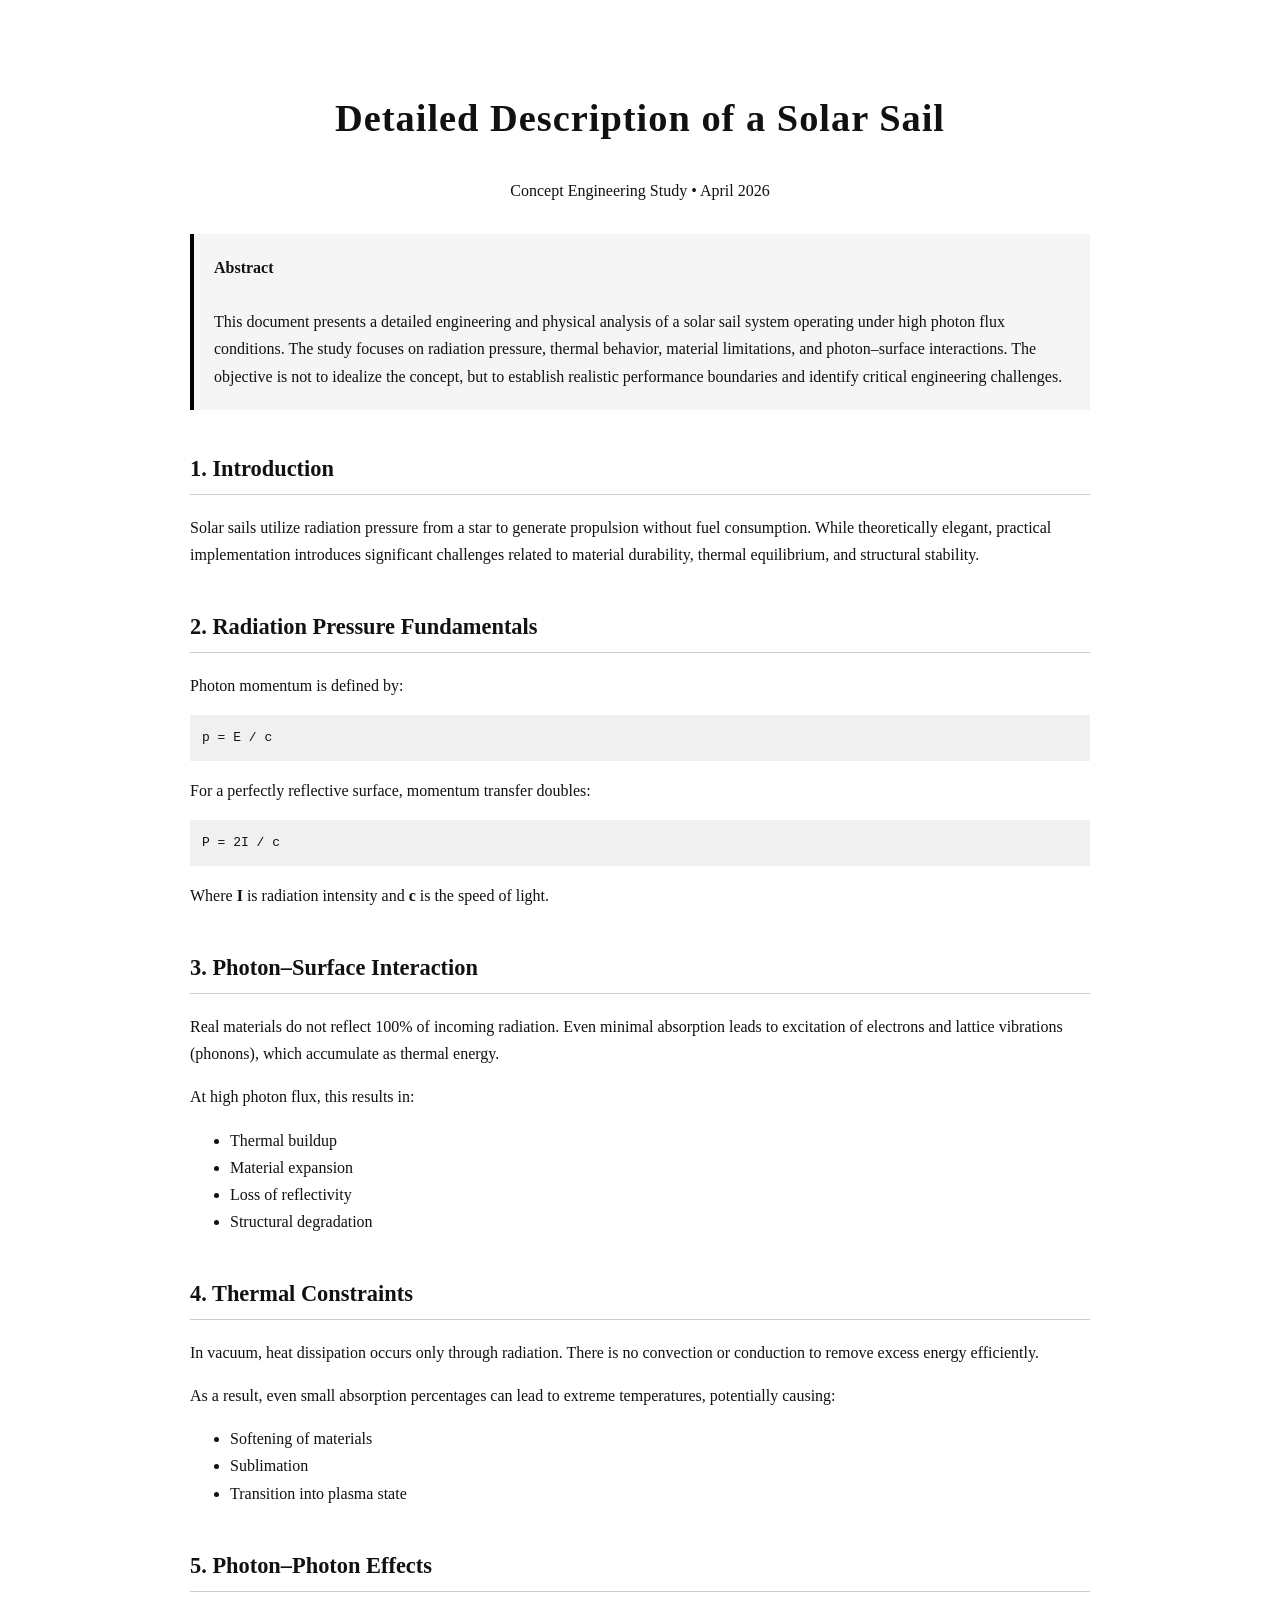
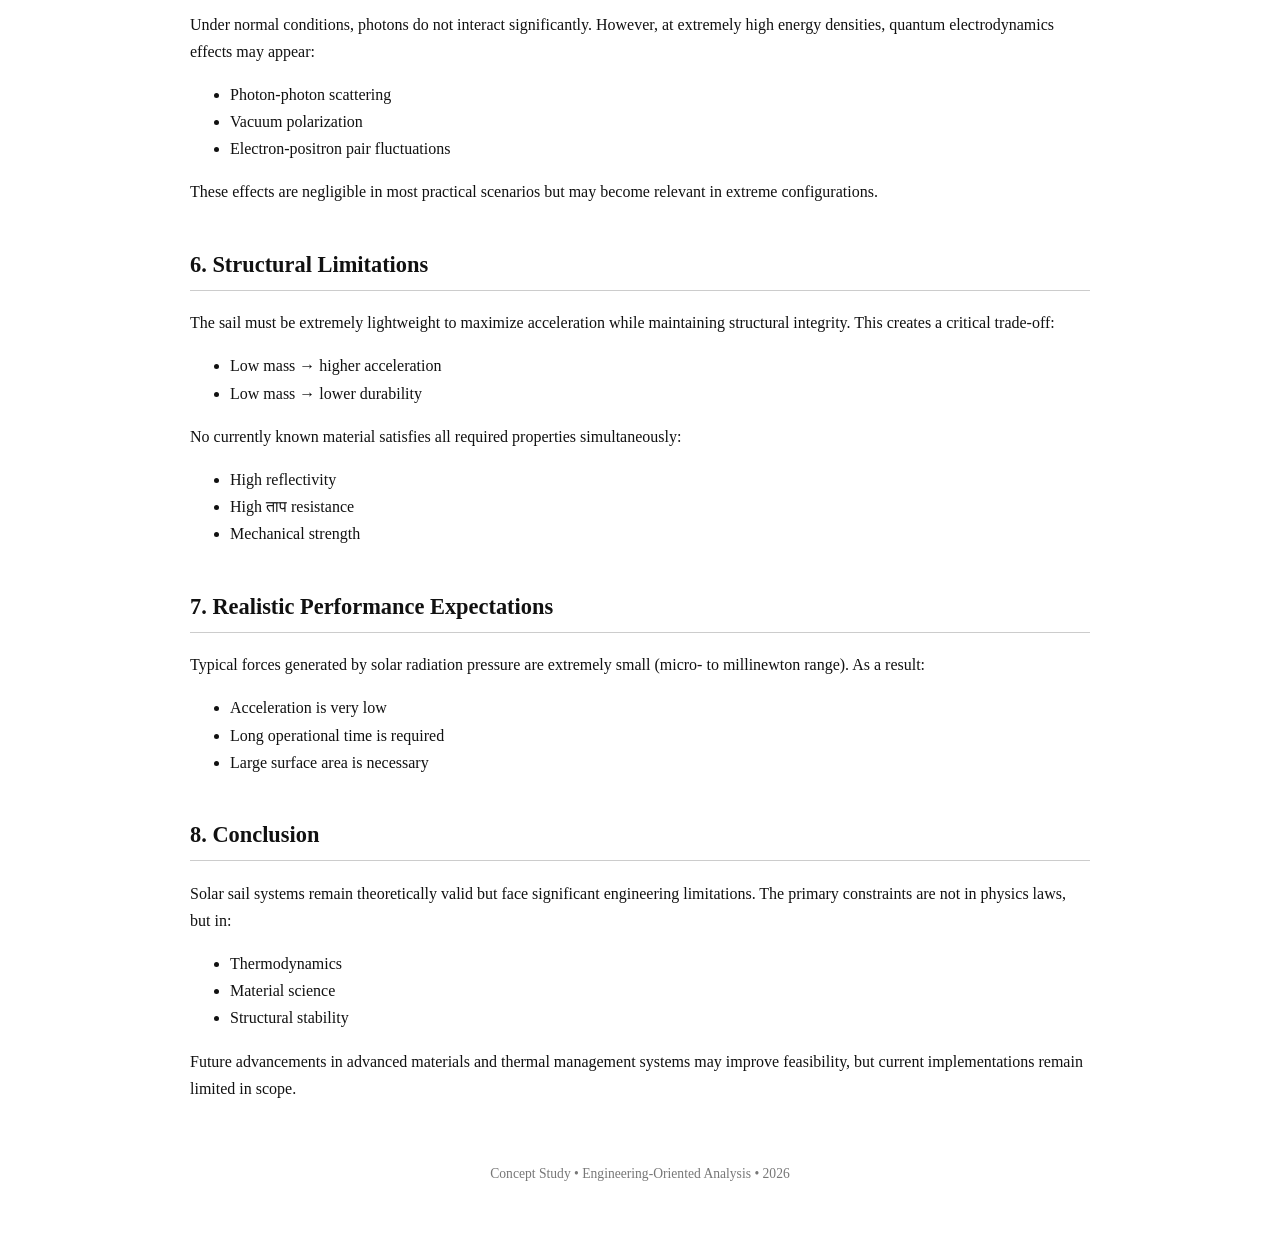
<file: new.html>
<!DOCTYPE html>
<html lang="en">
<head>
<meta charset="UTF-8">
<meta name="viewport" content="width=device-width, initial-scale=1.0">
<title>Detailed Description of a Solar Sail</title>

<style>
body {
    margin: 0;
    font-family: "Georgia", "Times New Roman", serif;
    background: #ffffff;
    color: #111;
    line-height: 1.7;
}

.container {
    max-width: 900px;
    margin: auto;
    padding: 60px 40px;
}

h1 {
    text-align: center;
    font-size: 2.4em;
    letter-spacing: 1px;
}

h2 {
    margin-top: 40px;
    border-bottom: 1px solid #ccc;
    padding-bottom: 6px;
    font-size: 1.4em;
}

h3 {
    margin-top: 25px;
}

.abstract {
    margin: 30px 0;
    padding: 20px;
    border-left: 4px solid #000;
    background: #f5f5f5;
}

.formula {
    background: #f0f0f0;
    padding: 12px;
    font-family: monospace;
    margin: 15px 0;
}

.note {
    font-size: 0.9em;
    color: #555;
}

footer {
    margin-top: 60px;
    text-align: center;
    font-size: 0.85em;
    color: #777;
}
</style>
</head>

<body>

<div class="container">

<h1>Detailed Description of a Solar Sail</h1>

<p style="text-align:center;">
Concept Engineering Study • April 2026
</p>

<div class="abstract">
<strong>Abstract</strong><br><br>
This document presents a detailed engineering and physical analysis of a solar sail system operating under high photon flux conditions. The study focuses on radiation pressure, thermal behavior, material limitations, and photon–surface interactions. The objective is not to idealize the concept, but to establish realistic performance boundaries and identify critical engineering challenges.
</div>

<h2>1. Introduction</h2>
<p>
Solar sails utilize radiation pressure from a star to generate propulsion without fuel consumption. While theoretically elegant, practical implementation introduces significant challenges related to material durability, thermal equilibrium, and structural stability.
</p>

<h2>2. Radiation Pressure Fundamentals</h2>
<p>
Photon momentum is defined by:
</p>

<div class="formula">
p = E / c
</div>

<p>
For a perfectly reflective surface, momentum transfer doubles:
</p>

<div class="formula">
P = 2I / c
</div>

<p>
Where <strong>I</strong> is radiation intensity and <strong>c</strong> is the speed of light.
</p>

<h2>3. Photon–Surface Interaction</h2>
<p>
Real materials do not reflect 100% of incoming radiation. Even minimal absorption leads to excitation of electrons and lattice vibrations (phonons), which accumulate as thermal energy.
</p>

<p>
At high photon flux, this results in:
</p>
<ul>
<li>Thermal buildup</li>
<li>Material expansion</li>
<li>Loss of reflectivity</li>
<li>Structural degradation</li>
</ul>

<h2>4. Thermal Constraints</h2>
<p>
In vacuum, heat dissipation occurs only through radiation. There is no convection or conduction to remove excess energy efficiently.
</p>

<p>
As a result, even small absorption percentages can lead to extreme temperatures, potentially causing:
</p>
<ul>
<li>Softening of materials</li>
<li>Sublimation</li>
<li>Transition into plasma state</li>
</ul>

<h2>5. Photon–Photon Effects</h2>
<p>
Under normal conditions, photons do not interact significantly. However, at extremely high energy densities, quantum electrodynamics effects may appear:
</p>

<ul>
<li>Photon-photon scattering</li>
<li>Vacuum polarization</li>
<li>Electron-positron pair fluctuations</li>
</ul>

<p>
These effects are negligible in most practical scenarios but may become relevant in extreme configurations.
</p>

<h2>6. Structural Limitations</h2>
<p>
The sail must be extremely lightweight to maximize acceleration while maintaining structural integrity. This creates a critical trade-off:
</p>

<ul>
<li>Low mass → higher acceleration</li>
<li>Low mass → lower durability</li>
</ul>

<p>
No currently known material satisfies all required properties simultaneously:
</p>

<ul>
<li>High reflectivity</li>
<li>High ताप resistance</li>
<li>Mechanical strength</li>
</ul>

<h2>7. Realistic Performance Expectations</h2>
<p>
Typical forces generated by solar radiation pressure are extremely small (micro- to millinewton range). As a result:
</p>

<ul>
<li>Acceleration is very low</li>
<li>Long operational time is required</li>
<li>Large surface area is necessary</li>
</ul>

<h2>8. Conclusion</h2>
<p>
Solar sail systems remain theoretically valid but face significant engineering limitations. The primary constraints are not in physics laws, but in:
</p>

<ul>
<li>Thermodynamics</li>
<li>Material science</li>
<li>Structural stability</li>
</ul>

<p>
Future advancements in advanced materials and thermal management systems may improve feasibility, but current implementations remain limited in scope.
</p>

<footer>
Concept Study • Engineering-Oriented Analysis • 2026
</footer>

</div>

</body>
</html>
</file>
<file: style.css>
/* =============================================
   SHADOW SOLAR SAIL — Global Stylesheet
   ============================================= */

:root {
  --bg-deep:       #02060f;
  --bg-card:       #0f172a;
  --bg-panel:      #1e2937;
  --border:        #334155;
  --border-light:  #475569;
  --text:          #e0f2fe;
  --text-muted:    #94a3b8;
  --text-dim:      #64748b;
  --accent:        #60a5fa;
  --accent-soft:   #93c5fd;
  --accent-violet: #a5b4fc;
  --gold:          #f1c40f;
  --danger:        #f87171;
  --success:       #4ade80;
  --cyan:          #67e8f9;
  --nav-height:    68px;
}

/* ---- Reset & Base ---- */
*, *::before, *::after { box-sizing: border-box; margin: 0; padding: 0; }

html { scroll-behavior: smooth; }

body {
  background-color: var(--bg-deep);
  color: var(--text);
  font-family: 'Segoe UI', system-ui, -apple-system, sans-serif;
  line-height: 1.75;
  font-size: 16px;
}

/* ---- Navigation ---- */
.navbar {
  position: sticky;
  top: 0;
  z-index: 100;
  display: flex;
  align-items: center;
  justify-content: space-between;
  height: var(--nav-height);
  padding: 0 40px;
  background: rgba(2, 6, 15, 0.92);
  border-bottom: 1px solid var(--border);
  backdrop-filter: blur(10px);
  -webkit-backdrop-filter: blur(10px);
}

.nav-brand {
  display: flex;
  flex-direction: column;
  line-height: 1.2;
  text-decoration: none;
}

.nav-brand .brand-main {
  font-size: 1.15em;
  font-weight: 700;
  color: var(--accent);
  letter-spacing: 0.04em;
  text-transform: uppercase;
}

.nav-brand .brand-sub {
  font-size: 0.72em;
  color: var(--text-muted);
  letter-spacing: 0.12em;
  text-transform: uppercase;
}

.nav-links {
  display: flex;
  gap: 8px;
  list-style: none;
}

.nav-links a {
  color: var(--text-muted);
  text-decoration: none;
  padding: 8px 16px;
  border-radius: 6px;
  font-size: 0.92em;
  letter-spacing: 0.04em;
  transition: color 0.2s, background 0.2s;
  border: 1px solid transparent;
}

.nav-links a:hover,
.nav-links a.active {
  color: var(--accent);
  background: rgba(96, 165, 250, 0.08);
  border-color: rgba(96, 165, 250, 0.25);
}

.hamburger {
  display: none;
  flex-direction: column;
  gap: 5px;
  cursor: pointer;
  padding: 6px;
}
.hamburger span {
  width: 24px; height: 2px;
  background: var(--text-muted);
  border-radius: 2px;
  transition: 0.3s;
}

/* ---- Hero Section ---- */
.hero {
  position: relative;
  min-height: 82vh;
  display: flex;
  align-items: center;
  justify-content: center;
  text-align: center;
  overflow: hidden;
  padding: 80px 20px;
}

.hero-bg {
  position: absolute;
  inset: 0;
  background-image: url('images/hero-solar-sail.jpg');
  background-size: cover;
  background-position: center;
  filter: brightness(0.25) saturate(1.4);
  z-index: 0;
}

.hero-overlay {
  position: absolute;
  inset: 0;
  background: radial-gradient(ellipse at center, rgba(2,6,15,0.3) 0%, rgba(2,6,15,0.85) 100%);
  z-index: 1;
}

.hero-content {
  position: relative;
  z-index: 2;
  max-width: 820px;
}

.hero-eyebrow {
  font-size: 0.78em;
  letter-spacing: 0.35em;
  text-transform: uppercase;
  color: var(--accent);
  margin-bottom: 20px;
  display: flex;
  align-items: center;
  justify-content: center;
  gap: 12px;
}

.hero-eyebrow::before,
.hero-eyebrow::after {
  content: '';
  display: block;
  width: 40px;
  height: 1px;
  background: var(--accent);
  opacity: 0.6;
}

.hero h1 {
  font-size: clamp(2.6em, 6vw, 4.2em);
  font-weight: 800;
  color: #fff;
  letter-spacing: -0.01em;
  line-height: 1.1;
  margin-bottom: 16px;
}

.hero h2 {
  font-size: clamp(1em, 2.5vw, 1.4em);
  font-weight: 400;
  color: var(--accent-soft);
  letter-spacing: 0.08em;
  text-transform: uppercase;
  border: none;
  padding: 0;
  margin-bottom: 28px;
}

.hero-desc {
  font-size: 1.1em;
  color: var(--text-muted);
  max-width: 640px;
  margin: 0 auto 40px;
  line-height: 1.8;
}

.hero-buttons {
  display: flex;
  gap: 16px;
  justify-content: center;
  flex-wrap: wrap;
}

/* ---- Buttons ---- */
.btn {
  display: inline-flex;
  align-items: center;
  gap: 8px;
  padding: 13px 28px;
  border-radius: 8px;
  font-size: 0.95em;
  font-weight: 600;
  text-decoration: none;
  transition: all 0.25s;
  letter-spacing: 0.03em;
  cursor: pointer;
  border: none;
}

.btn-primary {
  background: var(--accent);
  color: #000;
}
.btn-primary:hover { background: var(--accent-soft); transform: translateY(-2px); box-shadow: 0 8px 24px rgba(96,165,250,0.3); }

.btn-outline {
  background: transparent;
  color: var(--accent);
  border: 1.5px solid var(--accent);
}
.btn-outline:hover { background: rgba(96,165,250,0.1); transform: translateY(-2px); }

/* ---- Main Layout ---- */
.page-wrapper {
  max-width: 1060px;
  margin: 0 auto;
  padding: 80px 40px;
}

.section { margin-bottom: 70px; }

/* ---- Typography ---- */
h1, h2, h3, h4 { line-height: 1.3; }

h1 { color: var(--accent); font-size: 2.4em; }
h2 { color: var(--accent-soft); font-size: 1.7em; border-bottom: 1px solid var(--border); padding-bottom: 12px; margin-top: 55px; margin-bottom: 20px; }
h3 { color: var(--accent-violet); font-size: 1.25em; margin-top: 30px; margin-bottom: 12px; }
h4 { color: var(--cyan); font-size: 1.05em; margin-top: 20px; margin-bottom: 8px; }

p { margin-bottom: 16px; color: var(--text); }

/* ---- Page Header (non-home pages) ---- */
.page-header {
  background: linear-gradient(135deg, #0f172a 0%, #0a0f1a 100%);
  border-bottom: 1px solid var(--border);
  padding: 60px 40px 50px;
  text-align: center;
}
.page-header .eyebrow {
  font-size: 0.75em;
  letter-spacing: 0.35em;
  text-transform: uppercase;
  color: var(--accent);
  margin-bottom: 14px;
}
.page-header h1 { font-size: clamp(1.8em, 4vw, 2.8em); margin-bottom: 12px; }
.page-header p { color: var(--text-muted); max-width: 640px; margin: 0 auto; font-size: 1.05em; }

/* ---- Cards / Panels ---- */
.card {
  background: var(--bg-card);
  border: 1px solid var(--border);
  border-radius: 12px;
  padding: 30px;
  margin-bottom: 28px;
}

.panel {
  background: var(--bg-panel);
  border: 1px solid var(--border-light);
  border-radius: 10px;
  padding: 28px;
  margin-bottom: 28px;
}

.abstract-box {
  background: var(--bg-panel);
  border-left: 5px solid var(--accent);
  border-radius: 0 10px 10px 0;
  padding: 28px 32px;
  margin: 36px 0;
  font-size: 1.05em;
  line-height: 1.85;
}

/* ---- Formulas ---- */
.formula {
  background: #000e1f;
  padding: 20px 24px;
  border-left: 4px solid var(--border-light);
  border-radius: 0 8px 8px 0;
  font-family: 'Courier New', monospace;
  margin: 24px 0;
  color: #e0f2fe;
  font-size: 1.05em;
  letter-spacing: 0.02em;
}

/* ---- Stat Cards ---- */
.stats-grid {
  display: grid;
  grid-template-columns: repeat(auto-fit, minmax(200px, 1fr));
  gap: 20px;
  margin: 36px 0;
}

.stat-card {
  background: var(--bg-card);
  border: 1px solid var(--border);
  border-radius: 10px;
  padding: 24px 20px;
  text-align: center;
}

.stat-card .stat-label {
  font-size: 0.78em;
  letter-spacing: 0.1em;
  text-transform: uppercase;
  color: var(--text-muted);
  margin-bottom: 8px;
}

.stat-card .stat-value {
  font-size: 1.5em;
  font-weight: 700;
  color: var(--gold);
  font-family: 'Courier New', monospace;
}

.stat-card .stat-unit {
  font-size: 0.82em;
  color: var(--text-dim);
  margin-top: 4px;
}

/* ---- Warning / Alert Boxes ---- */
.alert {
  padding: 20px 24px;
  border-radius: 10px;
  margin: 24px 0;
}

.alert-warning {
  background: rgba(241,196,15,0.08);
  border: 1px solid rgba(241,196,15,0.35);
  color: #fde68a;
}

.alert-danger {
  background: rgba(248,113,113,0.08);
  border: 1px solid rgba(248,113,113,0.35);
  color: #fca5a5;
}

.alert-success {
  background: rgba(74,222,128,0.08);
  border: 1px solid rgba(74,222,128,0.35);
  color: #86efac;
}

.alert-info {
  background: rgba(96,165,250,0.08);
  border: 1px solid rgba(96,165,250,0.35);
  color: var(--accent-soft);
}

/* ---- Charts Grid ---- */
.charts-grid {
  display: grid;
  grid-template-columns: repeat(auto-fit, minmax(300px, 1fr));
  gap: 24px;
  margin: 36px 0;
}

.chart-box {
  background: var(--bg-panel);
  padding: 22px;
  border-radius: 10px;
  border: 1px solid var(--border);
}

.chart-box h4 {
  text-align: center;
  color: var(--text-muted);
  font-size: 0.9em;
  margin-bottom: 16px;
  letter-spacing: 0.06em;
  text-transform: uppercase;
}

/* ---- Conclusion Box ---- */
.conclusion-box {
  background: var(--bg-panel);
  border: 1px solid var(--border-light);
  border-left: 6px solid var(--gold);
  border-radius: 0 10px 10px 0;
  padding: 36px 40px;
  margin-top: 60px;
}

/* ---- Feature Cards (Home) ---- */
.features-grid {
  display: grid;
  grid-template-columns: repeat(auto-fit, minmax(280px, 1fr));
  gap: 24px;
  margin: 48px 0;
}

.feature-card {
  background: var(--bg-card);
  border: 1px solid var(--border);
  border-radius: 12px;
  padding: 32px 28px;
  transition: border-color 0.25s, transform 0.25s;
}

.feature-card:hover {
  border-color: var(--accent);
  transform: translateY(-4px);
}

.feature-icon {
  font-size: 2.2em;
  margin-bottom: 16px;
  display: block;
}

.feature-card h3 {
  margin-top: 0;
  font-size: 1.1em;
  color: var(--accent-soft);
}

.feature-card p {
  font-size: 0.95em;
  color: var(--text-muted);
  margin: 0;
}

/* ---- Table ---- */
table {
  width: 100%;
  border-collapse: collapse;
  margin: 28px 0;
  font-size: 0.95em;
}
th {
  background: var(--bg-panel);
  color: var(--accent-soft);
  padding: 12px 16px;
  text-align: left;
  border: 1px solid var(--border);
  font-size: 0.82em;
  letter-spacing: 0.08em;
  text-transform: uppercase;
}
td {
  padding: 11px 16px;
  border: 1px solid var(--border);
  color: var(--text-muted);
  background: var(--bg-card);
}
tr:hover td { background: var(--bg-panel); }
td.highlight { color: var(--gold); font-family: 'Courier New', monospace; font-weight: 600; }

/* ---- List Styles ---- */
ul, ol {
  padding-left: 24px;
  margin-bottom: 18px;
}
li { color: var(--text-muted); margin-bottom: 8px; line-height: 1.7; }
li strong { color: var(--text); }

/* ---- Contact Page ---- */
.contact-card {
  background: var(--bg-card);
  border: 1px solid var(--border);
  border-radius: 16px;
  padding: 52px;
  text-align: center;
  max-width: 680px;
  margin: 0 auto;
}

.contact-avatar {
  width: 90px;
  height: 90px;
  border-radius: 50%;
  background: linear-gradient(135deg, #1e3a5f, #0f172a);
  border: 2px solid var(--accent);
  display: flex;
  align-items: center;
  justify-content: center;
  font-size: 2.2em;
  margin: 0 auto 28px;
}

.contact-card h2 {
  border: none;
  padding: 0;
  margin-top: 0;
  font-size: 1.9em;
  color: var(--text);
}

.contact-card .role {
  color: var(--accent);
  font-size: 0.88em;
  letter-spacing: 0.15em;
  text-transform: uppercase;
  margin-bottom: 24px;
  display: block;
}

.contact-card .bio {
  color: var(--text-muted);
  font-size: 1.05em;
  line-height: 1.85;
  margin-bottom: 36px;
}

.email-link {
  display: inline-flex;
  align-items: center;
  gap: 12px;
  background: rgba(96,165,250,0.1);
  border: 1.5px solid var(--accent);
  color: var(--accent);
  text-decoration: none;
  padding: 16px 32px;
  border-radius: 10px;
  font-size: 1.1em;
  font-weight: 600;
  letter-spacing: 0.02em;
  transition: all 0.25s;
  margin-bottom: 20px;
}
.email-link:hover {
  background: var(--accent);
  color: #000;
  transform: translateY(-3px);
  box-shadow: 0 10px 28px rgba(96,165,250,0.3);
}
.email-link .email-icon { font-size: 1.2em; }

.contact-topics {
  list-style: none;
  padding: 0;
  display: flex;
  flex-wrap: wrap;
  gap: 10px;
  justify-content: center;
  margin-top: 36px;
}
.contact-topics li {
  background: var(--bg-panel);
  border: 1px solid var(--border);
  border-radius: 20px;
  padding: 6px 16px;
  font-size: 0.85em;
  color: var(--text-muted);
  margin: 0;
}
.contact-topics li:hover {
  border-color: var(--accent);
  color: var(--accent);
}

/* ---- Footer ---- */
footer {
  border-top: 1px solid var(--border);
  padding: 40px;
  text-align: center;
  color: var(--text-dim);
  font-size: 0.88em;
  background: rgba(0,0,0,0.4);
}
footer a { color: var(--text-dim); text-decoration: none; }
footer a:hover { color: var(--accent); }
footer .footer-brand { font-weight: 700; color: var(--accent); }

/* ---- Divider ---- */
.divider {
  border: none;
  border-top: 1px solid var(--border);
  margin: 56px 0;
}

/* ---- Highlight text ---- */
.hl-gold  { color: var(--gold);    font-weight: 600; }
.hl-blue  { color: var(--accent);  font-weight: 600; }
.hl-red   { color: var(--danger);  font-weight: 600; }
.hl-green { color: var(--success); font-weight: 600; }

/* ---- Responsive ---- */
@media (max-width: 768px) {
  .navbar { padding: 0 20px; }
  .nav-links { display: none; flex-direction: column; position: absolute; top: var(--nav-height); left: 0; right: 0; background: rgba(2,6,15,0.98); padding: 16px; border-bottom: 1px solid var(--border); gap: 4px; }
  .nav-links.open { display: flex; }
  .hamburger { display: flex; }
  .page-wrapper { padding: 50px 22px; }
  .contact-card { padding: 36px 24px; }
  h2 { font-size: 1.4em; }
  .conclusion-box { padding: 28px 24px; }
  table { font-size: 0.85em; }
  .charts-grid { grid-template-columns: 1fr; }
}
</file>
